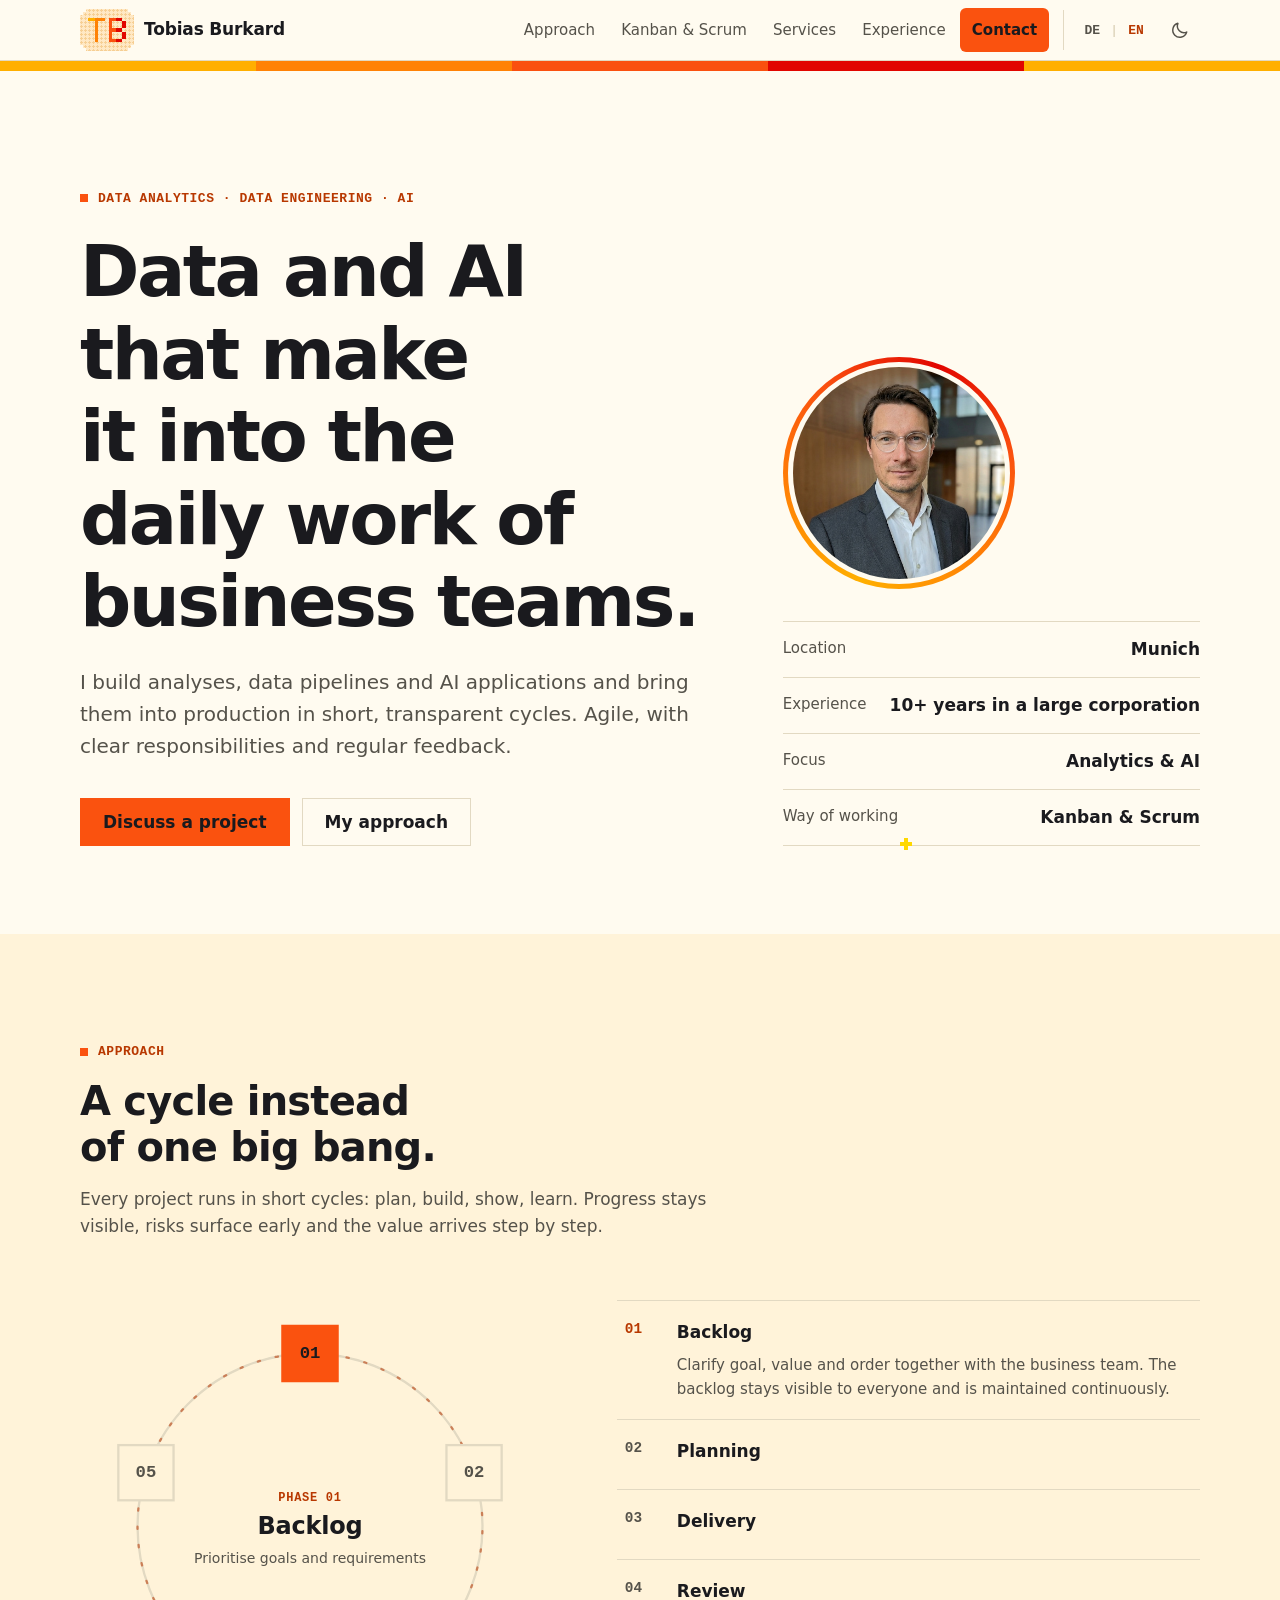
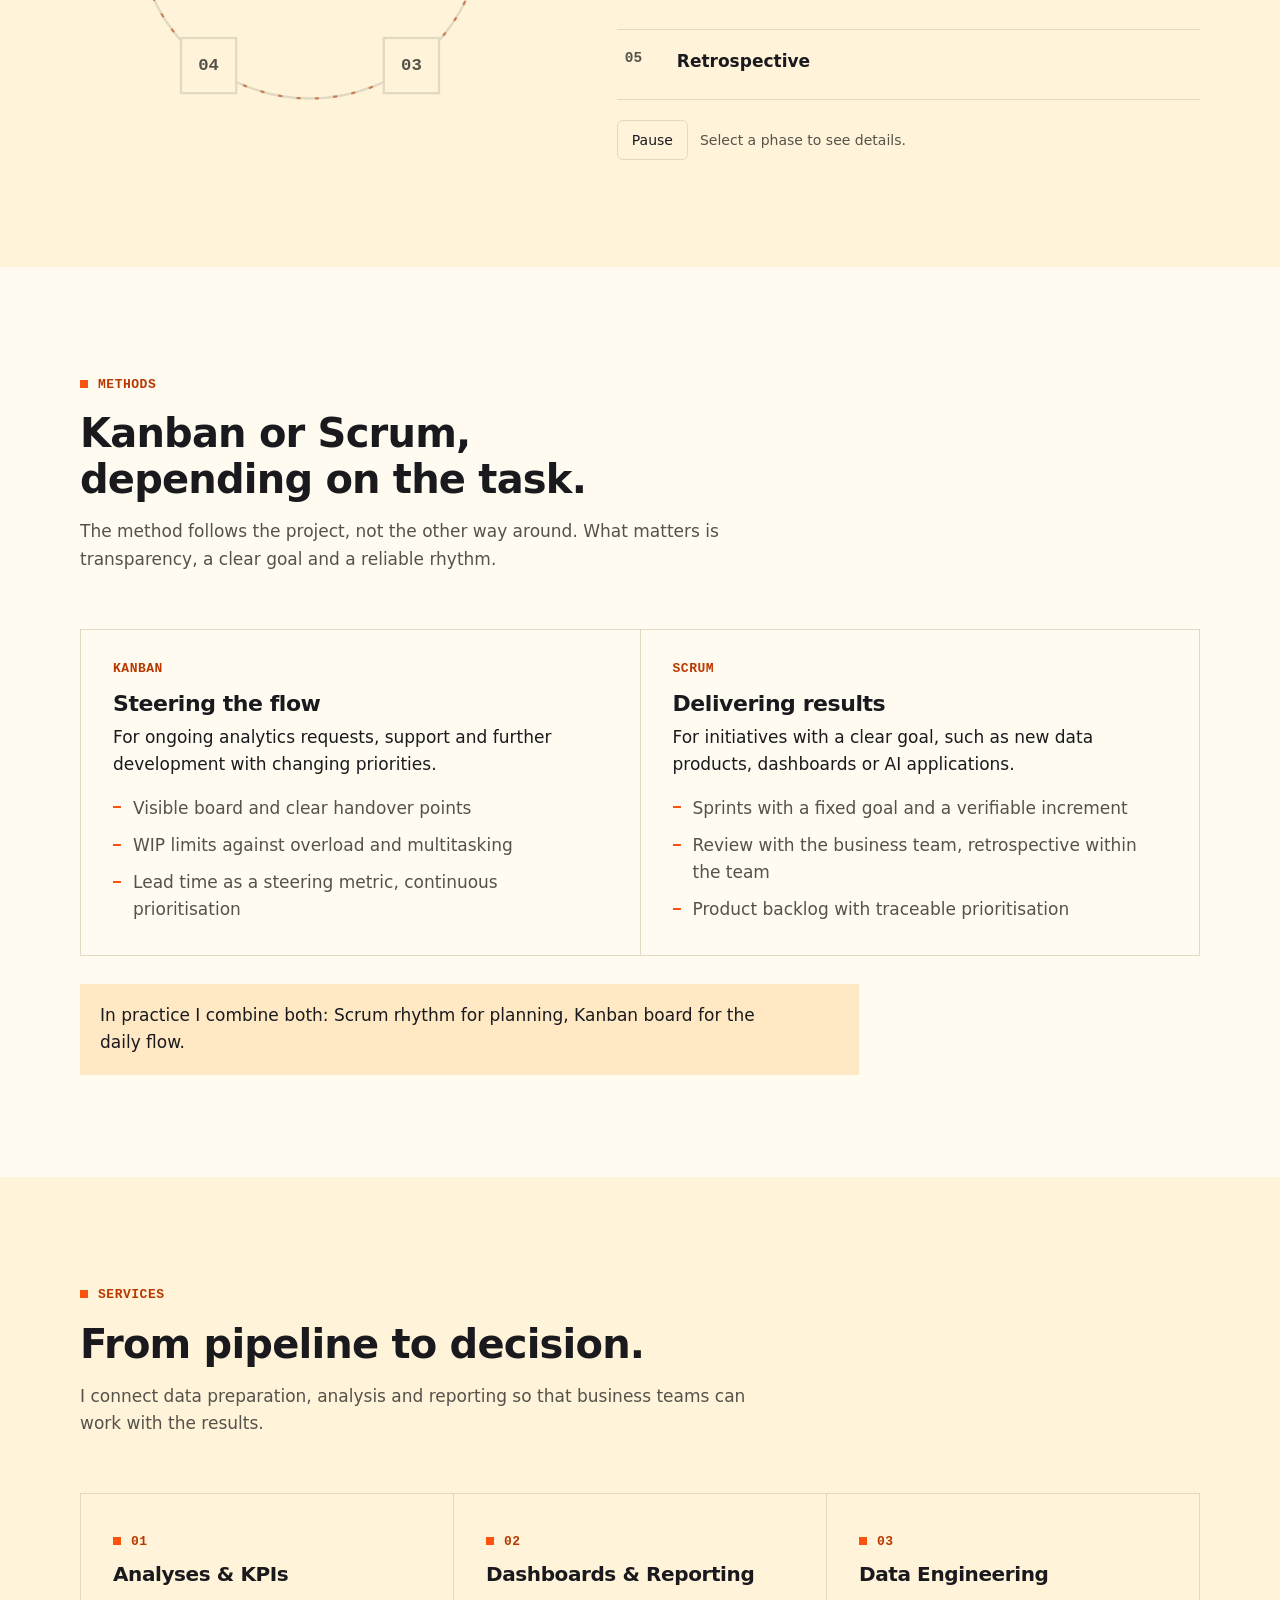
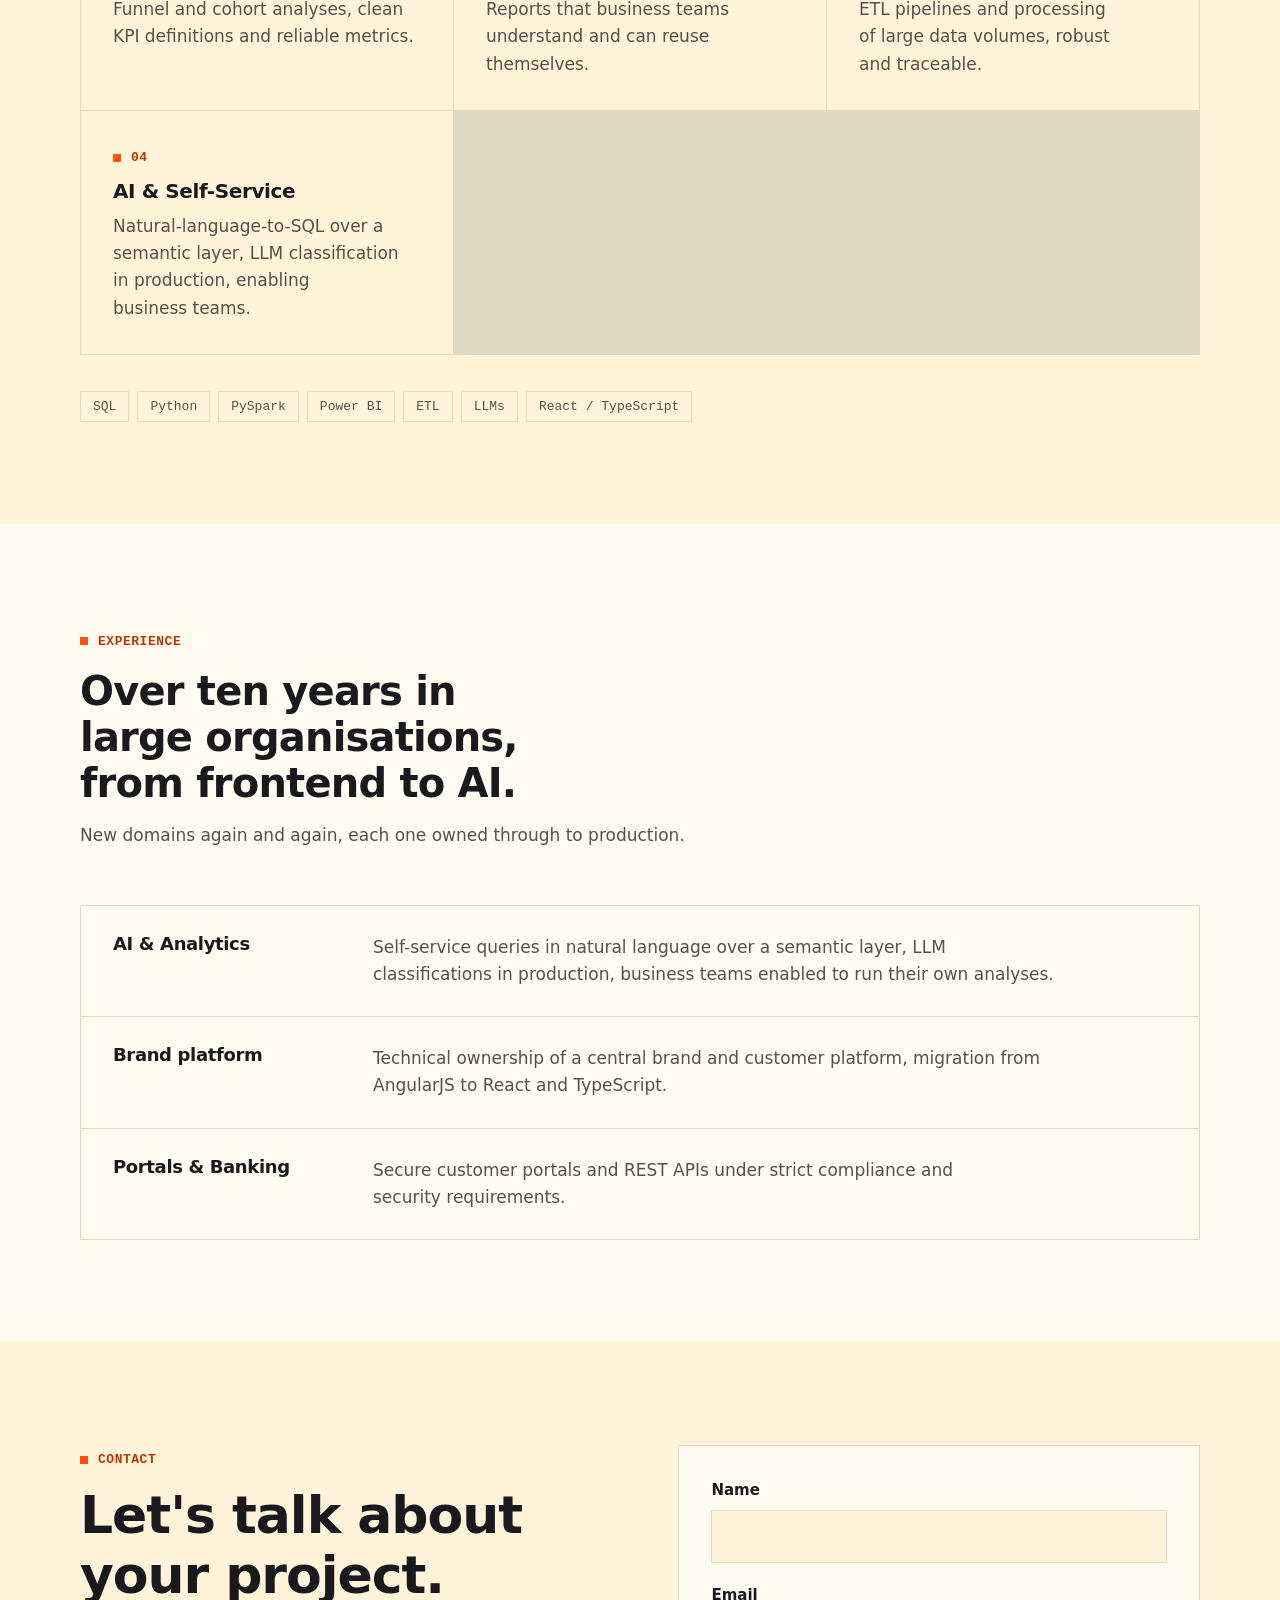
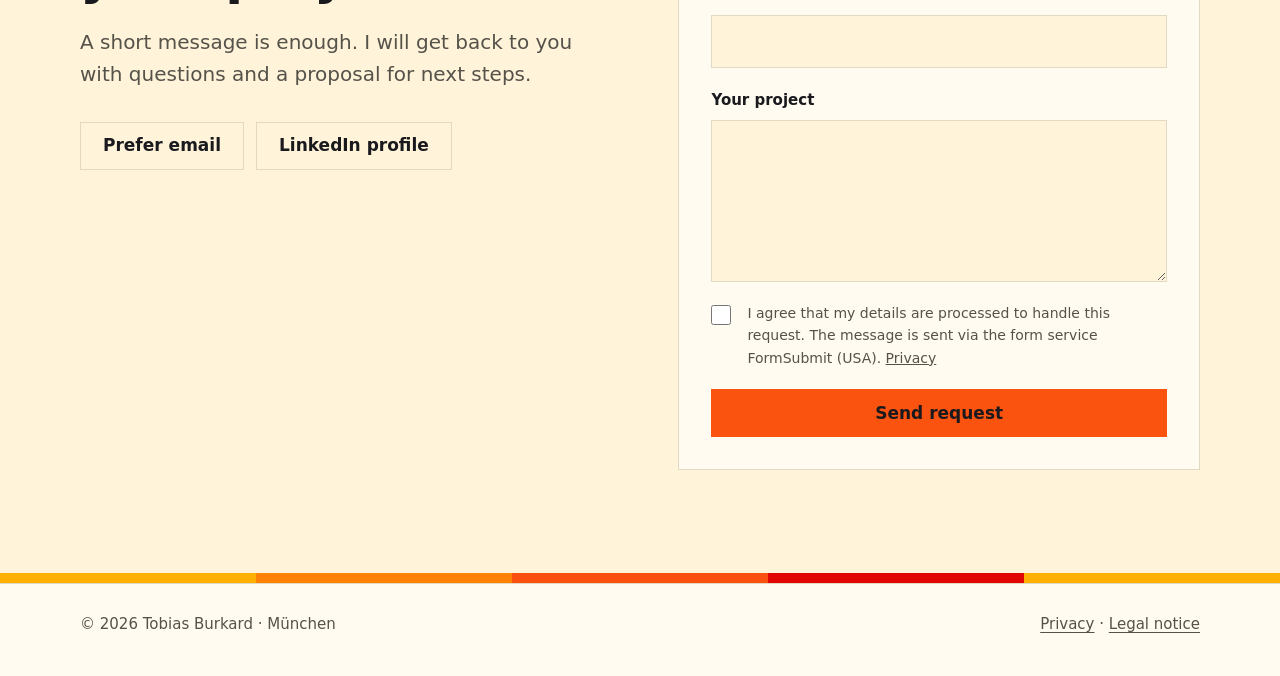
<file: index.html>
<!doctype html>
<html lang="de">
<head>
<meta charset="utf-8">
<meta name="viewport" content="width=device-width, initial-scale=1">
<title>Tobias Burkard · Data Analytics & KI</title>
<meta name="description" content="Tobias Burkard, München: Data Analytics, Data Engineering und KI-Anwendungen. Agile Projektarbeit mit Kanban und Scrum, transparent und in kurzen Zyklen.">
<meta name="color-scheme" content="light dark">
<link rel="icon" href="logo.svg" type="image/svg+xml">
<script>
/* Theme und Sprache vor dem ersten Rendern setzen, damit nichts flackert */
(function () {
  var d = document.documentElement;
  try {
    var t = localStorage.getItem("theme");
    if (t === "light" || t === "dark") d.setAttribute("data-theme", t);
    var l = localStorage.getItem("lang");
    if (l !== "de" && l !== "en") l = (navigator.languages && navigator.languages[0] || navigator.language || "de").toLowerCase().indexOf("de") === 0 ? "de" : "en";
    d.setAttribute("lang", l);
  } catch (e) {
    var n = (navigator.language || "de").toLowerCase();
    d.setAttribute("lang", n.indexOf("de") === 0 ? "de" : "en");
  }
})();
</script>
<style>
:root {
  --bg: #fffbf0;
  --bg-alt: #fff3d9;
  --ink: #1a1a1e;
  --muted: #55524a;
  --line: #e2d9c2;
  --accent: #fa520f;
  --accent-text: #b83800;
  --accent-ink: #1a1a1e;
  --accent-soft: #ffe8c4;
  --ease-out: cubic-bezier(0.23, 1, 0.32, 1);
  --radius: 0px;
  --font: Inter, "Segoe UI Variable Text", "Segoe UI", system-ui, -apple-system, "Helvetica Neue", Arial, sans-serif;
  --mono: ui-monospace, "Cascadia Code", "SF Mono", Consolas, monospace;
  color-scheme: light;
}
@media (prefers-color-scheme: dark) {
  :root:not([data-theme="light"]) {
    --bg: #101013;
    --bg-alt: #17171b;
    --ink: #fafaf4;
    --muted: #a9a9a2;
    --line: #2b2b31;
    --accent: #fa520f;
    --accent-text: #ff7d45;
    --accent-ink: #101013;
    --accent-soft: #261810;
    color-scheme: dark;
  }
}
:root[data-theme="dark"] {
  --bg: #101013;
  --bg-alt: #17171b;
  --ink: #fafaf4;
  --muted: #a9a9a2;
  --line: #2b2b31;
  --accent: #fa520f;
  --accent-text: #ff7d45;
  --accent-ink: #101013;
  --accent-soft: #261810;
  color-scheme: dark;
}
* { box-sizing: border-box; }
html { scroll-behavior: smooth; scroll-padding-top: 72px; }
body {
  margin: 0; background: var(--bg); color: var(--ink);
  font: 400 1.0625rem/1.6 var(--font); -webkit-font-smoothing: antialiased;
}
a { color: inherit; }
:focus-visible { outline: 2px solid var(--accent); outline-offset: 3px; border-radius: 4px; }
.wrap { width: min(1120px, 100% - 32px); margin-inline: auto; }
h1, h2, h3 { line-height: 1.15; margin: 0; text-wrap: balance; letter-spacing: -0.02em; }
p { margin: 0; text-wrap: pretty; }
.lead { font-size: 1.25rem; color: var(--muted); max-width: 60ch; }
.label { font: 600 0.8125rem/1 var(--mono); color: var(--accent-text); letter-spacing: 0.04em; display: inline-flex; align-items: center; gap: 10px; }
.label::before { content: ""; width: 8px; height: 8px; background: var(--accent); flex: none; }

/* header */
header {
  position: sticky; top: 0; z-index: 10;
  background: color-mix(in oklab, var(--bg) 92%, transparent);
  backdrop-filter: blur(8px); border-bottom: 1px solid var(--line);
}
header .wrap { display: flex; align-items: center; justify-content: space-between; height: 60px; gap: 12px; }
.brand { display: inline-flex; align-items: center; gap: 10px; font-weight: 650; text-decoration: none; letter-spacing: -0.01em; white-space: nowrap; }
.logo { width: 38px; height: 24px; overflow: visible; flex: none; }
.ltile { --lt: #ffe8c4; --ld: #f6cf94; display: inline-grid; place-items: center; width: 54px; height: 42px; flex: none;
  background: radial-gradient(circle at 1.5px 1.5px, var(--ld) 1px, transparent 1.3px) 0 0 / 4px 4px, var(--lt);
  clip-path: polygon(6px 0, calc(100% - 6px) 0, calc(100% - 6px) 3px, calc(100% - 3px) 3px, calc(100% - 3px) 6px, 100% 6px, 100% calc(100% - 6px), calc(100% - 3px) calc(100% - 6px), calc(100% - 3px) calc(100% - 3px), calc(100% - 6px) calc(100% - 3px), calc(100% - 6px) 100%, 6px 100%, 6px calc(100% - 3px), 3px calc(100% - 3px), 3px calc(100% - 6px), 0 calc(100% - 6px), 0 6px, 3px 6px, 3px 3px, 6px 3px); }
@media (prefers-color-scheme: dark) { :root:not([data-theme="light"]) .ltile { --lt: #fff3d9; --ld: #f3dcae; } }
:root[data-theme="dark"] .ltile { --lt: #fff3d9; --ld: #f3dcae; }
.hright { display: flex; align-items: center; gap: 8px; }
nav { display: flex; gap: 2px; }
nav a {
  text-decoration: none; color: var(--muted); font-size: 0.9375rem;
  padding: 10px 12px; border-radius: 6px; transition: color .15s, background-color .15s; white-space: nowrap;
}
nav a:hover { color: var(--ink); background: var(--bg-alt); }
@media (max-width: 760px) { nav a:not(.cta-nav) { display: none; } }
.cta-nav { color: var(--accent-ink); background: var(--accent); font-weight: 600; }
.cta-nav:hover { color: var(--accent-ink); background: var(--accent); filter: brightness(1.08); }

.tools { display: flex; align-items: center; gap: 6px; margin-left: 6px; padding-left: 10px; border-left: 1px solid var(--line); }
.lang { display: flex; align-items: center; font: 600 0.8125rem/1 var(--mono); }
.lang button {
  all: unset; box-sizing: border-box; cursor: pointer; min-width: 36px; min-height: 40px;
  display: grid; place-items: center; color: var(--muted); border-radius: 6px; transition: color .15s, background-color .15s;
}
.lang button:hover { color: var(--ink); background: var(--bg-alt); }
.lang button[aria-pressed="true"] { color: var(--accent-text); }
.lang button:focus-visible, .theme:focus-visible { outline: 2px solid var(--accent); outline-offset: 1px; }
.lang i { font-style: normal; color: var(--line); }
.theme {
  all: unset; box-sizing: border-box; cursor: pointer; width: 40px; height: 40px;
  display: grid; place-items: center; border-radius: 6px; color: var(--muted);
  transition: color .15s, background-color .15s, transform .15s var(--ease-out);
}
.theme:hover { color: var(--ink); background: var(--bg-alt); }
.theme:active { transform: scale(0.94); }
.theme svg { width: 20px; height: 20px; fill: none; stroke: currentColor; stroke-width: 1.8; stroke-linecap: round; stroke-linejoin: round; }
.theme .sun { display: none; }
:root[data-theme="dark"] .theme .sun { display: block; }
:root[data-theme="dark"] .theme .moon { display: none; }
@media (prefers-color-scheme: dark) {
  :root:not([data-theme="light"]) .theme .sun { display: block; }
  :root:not([data-theme="light"]) .theme .moon { display: none; }
}
@media (max-width: 420px) { .brand span { display: none; } .tools { border-left: 0; padding-left: 0; margin-left: 0; } }

/* pixel stripe */
.stripe { height: 10px; background: linear-gradient(90deg, #ffaf00 0 20%, #ff8205 20% 40%, #fa500f 40% 60%, #e10500 60% 80%, #ffaf00 80% 100%); }

/* buttons */
.btn {
  display: inline-flex; align-items: center; min-height: 48px; padding: 0 22px;
  border-radius: var(--radius); font-weight: 600; text-decoration: none;
  border: 1px solid var(--line); transition: transform .15s var(--ease-out), background-color .15s, border-color .15s;
}
.btn:active { transform: scale(0.97); }
.btn.primary { background: var(--accent); color: var(--accent-ink); border-color: var(--accent); }
.btn.primary:hover { filter: brightness(1.08); }
.btn.ghost:hover { border-color: var(--accent); }

/* hero */
.hero { padding: clamp(56px, 9vw, 112px) 0 clamp(48px, 7vw, 88px); overflow-x: clip; }
.hero .grid { display: grid; grid-template-columns: 1.5fr 1fr; gap: clamp(32px, 6vw, 88px); align-items: end; }
.hero h1 { font-size: clamp(2.4rem, 5.6vw, 4.5rem); font-weight: 600; letter-spacing: -0.035em; margin: 20px 0 24px; }
.hero .actions { display: flex; flex-wrap: wrap; gap: 12px; margin-top: 36px; }
.pwrap { position: relative; width: min(232px, 62%); margin-bottom: 32px; }
#stars { position: fixed; inset: 0; width: 100vw; height: 100vh; pointer-events: none; z-index: 5; image-rendering: pixelated; }
.pframe {
  position: relative; width: 100%; aspect-ratio: 1; padding: 5px; border-radius: 50%;
  background: conic-gradient(from 200deg, #ffaf00, #ff8205, #fa500f, #e10500, #fa500f, #ff8205, #ffaf00);
}
.portrait {
  display: block; width: 100%; height: 100%; object-fit: cover; object-position: 50% 30%;
  border-radius: 50%; border: 5px solid var(--bg); background: var(--bg-alt);
}
.facts { margin: 0; border-top: 1px solid var(--line); }
.facts div { display: flex; justify-content: space-between; gap: 16px; padding: 14px 0; border-bottom: 1px solid var(--line); }
.facts dt { color: var(--muted); font-size: 0.9375rem; }
.facts dd { margin: 0; font-weight: 600; text-align: right; }
@media (max-width: 860px) { .hero .grid { grid-template-columns: 1fr; } }

/* sections */
section { padding: clamp(56px, 8vw, 104px) 0; }
section.alt { background: var(--bg-alt); }
.head { max-width: 62ch; margin-bottom: clamp(32px, 5vw, 56px); }
.head h2 { font-size: clamp(1.75rem, 3.4vw, 2.5rem); margin: 14px 0 16px; font-weight: 600; }
.head p { color: var(--muted); }

/* cycle */
.cycle { display: grid; grid-template-columns: minmax(300px, 460px) 1fr; gap: clamp(32px, 6vw, 80px); align-items: center; }
@media (max-width: 860px) { .cycle { grid-template-columns: 1fr; } }
.ring-wrap { position: relative; width: 100%; max-width: 460px; margin-inline: auto; aspect-ratio: 1; }
.ring-wrap svg { width: 100%; height: 100%; overflow: visible; }
.track { fill: none; stroke: var(--line); stroke-width: 2; }
.flow { fill: none; stroke: var(--accent-text); stroke-width: 2; stroke-dasharray: 2 14; stroke-linecap: round; opacity: .55; animation: flow 3s linear infinite; }
@keyframes flow { to { stroke-dashoffset: -64; } }
.pointer { transform-origin: 200px 200px; transition: transform .9s var(--ease-out); }
.pointer rect { fill: var(--accent); }
.pointer .halo { fill: var(--accent); opacity: .22; animation: pulse 2.4s ease-out infinite; transform-box: fill-box; transform-origin: center; }
@keyframes pulse { 0% { transform: scale(.7); opacity: .35; } 100% { transform: scale(1.7); opacity: 0; } }
.node rect { fill: var(--bg-alt); stroke: var(--line); stroke-width: 2; transition: fill .3s, stroke .3s; }
.node text { font: 600 15px var(--mono); fill: var(--muted); text-anchor: middle; dominant-baseline: central; transition: fill .3s; }
.node.on rect { fill: var(--accent); stroke: var(--accent); }
.node.on text { fill: var(--accent-ink); }
.node { cursor: pointer; }
.center {
  position: absolute; inset: 22%; display: flex; flex-direction: column; align-items: center;
  justify-content: center; text-align: center; gap: 8px; pointer-events: none;
}
.center .k { font: 600 0.75rem/1 var(--mono); color: var(--accent-text); letter-spacing: .06em; }
.center .t { font-size: clamp(1.1rem, 2.6vw, 1.5rem); font-weight: 600; line-height: 1.2; letter-spacing: -0.01em; }
.center .s { font-size: 0.875rem; color: var(--muted); line-height: 1.4; }
.center > * { transition: opacity .25s var(--ease-out), transform .25s var(--ease-out); }
.center.swap > * { opacity: 0; transform: translateY(4px); }

.steps { list-style: none; margin: 0; padding: 0; border-top: 1px solid var(--line); }
.steps li { border-bottom: 1px solid var(--line); }
.steps button {
  all: unset; box-sizing: border-box; cursor: pointer; width: 100%;
  display: grid; grid-template-columns: 40px 1fr; gap: 6px 12px; padding: 18px 8px;
  transition: background-color .2s;
}
.steps button:hover { background: var(--bg); }
.steps button:focus-visible { outline: 2px solid var(--accent); outline-offset: -2px; }
.steps .n { font: 600 0.9rem/1.5 var(--mono); color: var(--muted); }
.steps .h { font-weight: 650; }
.steps .d { grid-column: 2; color: var(--muted); font-size: 0.9375rem; max-height: 0; overflow: hidden; opacity: 0; transition: max-height .4s var(--ease-out), opacity .3s; }
.steps li.on .n { color: var(--accent-text); }
.steps li.on .d { max-height: 120px; opacity: 1; }
.ctrl { margin-top: 20px; display: flex; align-items: center; gap: 12px; color: var(--muted); font-size: .875rem; }
.ctrl button {
  min-height: 40px; padding: 0 14px; border-radius: 6px; border: 1px solid var(--line);
  background: transparent; color: var(--ink); font: inherit; cursor: pointer;
}
.ctrl button:hover { border-color: var(--accent); }

/* method compare */
.two { display: grid; grid-template-columns: 1fr 1fr; gap: 1px; background: var(--line); border: 1px solid var(--line); }
.two > div { padding: 32px; background: var(--bg); }
.two h3 { font-size: 1.375rem; margin-bottom: 8px; }
.two .sub { color: var(--accent-text); font: 600 .8125rem/1 var(--mono); letter-spacing: .04em; margin-bottom: 16px; display: block; }
.two ul { margin: 16px 0 0; padding: 0; list-style: none; display: grid; gap: 10px; }
.two li { padding-left: 20px; position: relative; color: var(--muted); }
.two li::before { content: ""; position: absolute; left: 0; top: .7em; width: 8px; height: 2px; background: var(--accent); }
@media (max-width: 760px) {
  .two { grid-template-columns: 1fr; }
  .two > div { padding: 24px; }
}
.note { margin-top: 28px; padding: 18px 20px; background: var(--accent-soft); color: var(--ink); max-width: 72ch; }

/* services */
.services { display: grid; grid-template-columns: repeat(auto-fit, minmax(280px, 1fr)); gap: 1px; background: var(--line); border: 1px solid var(--line); }
.services > div { padding: 32px; background: var(--bg-alt); }
.services h3 { font-size: 1.25rem; margin: 10px 0 10px; }
.services p { color: var(--muted); }
.tags { display: flex; flex-wrap: wrap; gap: 8px; margin-top: 36px; }
.tags span { font: 500 .8125rem/1 var(--mono); padding: 8px 12px; border: 1px solid var(--line); color: var(--muted); }

/* experience */
.xp { border: 1px solid var(--line); }
.xp > div { display: grid; grid-template-columns: 220px 1fr; gap: 12px 40px; padding: 28px 32px; background: var(--bg); }
.xp > div + div { border-top: 1px solid var(--line); }
.xp h3 { font-size: 1.125rem; }
.xp p { color: var(--muted); max-width: 64ch; }
@media (max-width: 700px) { .xp > div { grid-template-columns: 1fr; } }

/* contact */
.contact { text-align: left; }
.cgrid { display: grid; grid-template-columns: 1fr 1fr; gap: clamp(32px, 6vw, 80px); align-items: start; }
@media (max-width: 860px) { .cgrid { grid-template-columns: 1fr; } }
.cform { display: grid; gap: 20px; padding: 32px; background: var(--bg); border: 1px solid var(--line); }
@media (max-width: 480px) { .cform { padding: 20px; } }
.field { display: grid; gap: 8px; }
.field label { font-weight: 600; font-size: .9375rem; }
.field input[type="text"], .field input[type="email"], .field textarea {
  width: 100%; font: inherit; color: var(--ink); background: var(--bg-alt);
  border: 1px solid var(--line); border-radius: var(--radius); padding: 12px 14px; min-height: 48px;
  transition: border-color .15s, background-color .15s;
}
.field textarea { resize: vertical; min-height: 140px; }
.field input:hover, .field textarea:hover { border-color: var(--muted); }
.field input:focus-visible, .field textarea:focus-visible { outline: 2px solid var(--accent); outline-offset: 1px; border-color: var(--accent); }
.field [aria-invalid="true"] { border-color: #e5484d; }
.err { color: #e5484d; font-size: .875rem; min-height: 0; }
.err:empty { display: none; }
:root:not([data-theme="dark"]) .err { color: #b4232a; }
@media (prefers-color-scheme: dark) { :root:not([data-theme="light"]) .err { color: #ff8a8e; } }
:root[data-theme="dark"] .err { color: #ff8a8e; }
.field.check { grid-template-columns: 24px 1fr; align-items: start; gap: 4px 12px; }
.field.check input { width: 20px; height: 20px; margin: 3px 0 0; accent-color: var(--accent); }
.field.check label { font-weight: 400; font-size: .875rem; color: var(--muted); }
.field.check .err { grid-column: 2; }
.hp { position: absolute; left: -9999px; width: 1px; height: 1px; opacity: 0; }
.cform .btn { justify-content: center; cursor: pointer; font: inherit; font-weight: 600; }
.cform .btn[disabled] { opacity: .6; cursor: progress; }
.status { font-size: .9375rem; color: var(--muted); }
.status:empty { display: none; }
.status.ok { color: var(--ink); border-left: 0; padding: 12px 14px; background: var(--accent-soft); }
.contact h2 { font-size: clamp(2rem, 4.4vw, 3.25rem); font-weight: 600; margin: 14px 0 20px; max-width: 18ch; }
.contact .actions { display: flex; flex-wrap: wrap; gap: 12px; margin-top: 32px; }
footer { border-top: 1px solid var(--line); padding: 28px 0 40px; color: var(--muted); font-size: .9375rem; }
footer .wrap { display: flex; flex-wrap: wrap; justify-content: space-between; gap: 12px; }
footer a { text-underline-offset: 3px; }

/* scroll reveal */
.rv { opacity: 0; transform: translateY(12px); transition: opacity .6s var(--ease-out), transform .6s var(--ease-out); }
.rv.in { opacity: 1; transform: none; }

/* pixel cursor (only for mouse and trackpad) */
@media (pointer: fine) {
  html, body { cursor: url("data:image/svg+xml,%3Csvg%20xmlns%3D%22http%3A%2F%2Fwww.w3.org%2F2000%2Fsvg%22%20width%3D%2216%22%20height%3D%2226%22%20viewBox%3D%220%200%208%2013%22%20shape-rendering%3D%22crispEdges%22%3E%3Crect%20x%3D%220%22%20y%3D%220%22%20width%3D%221%22%20height%3D%221%22%20fill%3D%22%23101013%22%2F%3E%3Crect%20x%3D%220%22%20y%3D%221%22%20width%3D%221%22%20height%3D%221%22%20fill%3D%22%23101013%22%2F%3E%3Crect%20x%3D%221%22%20y%3D%221%22%20width%3D%221%22%20height%3D%221%22%20fill%3D%22%23101013%22%2F%3E%3Crect%20x%3D%220%22%20y%3D%222%22%20width%3D%221%22%20height%3D%221%22%20fill%3D%22%23101013%22%2F%3E%3Crect%20x%3D%221%22%20y%3D%222%22%20width%3D%221%22%20height%3D%221%22%20fill%3D%22%23ff8205%22%2F%3E%3Crect%20x%3D%222%22%20y%3D%222%22%20width%3D%221%22%20height%3D%221%22%20fill%3D%22%23101013%22%2F%3E%3Crect%20x%3D%220%22%20y%3D%223%22%20width%3D%221%22%20height%3D%221%22%20fill%3D%22%23101013%22%2F%3E%3Crect%20x%3D%221%22%20y%3D%223%22%20width%3D%221%22%20height%3D%221%22%20fill%3D%22%23ff8205%22%2F%3E%3Crect%20x%3D%222%22%20y%3D%223%22%20width%3D%221%22%20height%3D%221%22%20fill%3D%22%23ff8205%22%2F%3E%3Crect%20x%3D%223%22%20y%3D%223%22%20width%3D%221%22%20height%3D%221%22%20fill%3D%22%23101013%22%2F%3E%3Crect%20x%3D%220%22%20y%3D%224%22%20width%3D%221%22%20height%3D%221%22%20fill%3D%22%23101013%22%2F%3E%3Crect%20x%3D%221%22%20y%3D%224%22%20width%3D%221%22%20height%3D%221%22%20fill%3D%22%23ff8205%22%2F%3E%3Crect%20x%3D%222%22%20y%3D%224%22%20width%3D%221%22%20height%3D%221%22%20fill%3D%22%23ff8205%22%2F%3E%3Crect%20x%3D%223%22%20y%3D%224%22%20width%3D%221%22%20height%3D%221%22%20fill%3D%22%23ff8205%22%2F%3E%3Crect%20x%3D%224%22%20y%3D%224%22%20width%3D%221%22%20height%3D%221%22%20fill%3D%22%23101013%22%2F%3E%3Crect%20x%3D%220%22%20y%3D%225%22%20width%3D%221%22%20height%3D%221%22%20fill%3D%22%23101013%22%2F%3E%3Crect%20x%3D%221%22%20y%3D%225%22%20width%3D%221%22%20height%3D%221%22%20fill%3D%22%23ff8205%22%2F%3E%3Crect%20x%3D%222%22%20y%3D%225%22%20width%3D%221%22%20height%3D%221%22%20fill%3D%22%23ff8205%22%2F%3E%3Crect%20x%3D%223%22%20y%3D%225%22%20width%3D%221%22%20height%3D%221%22%20fill%3D%22%23ff8205%22%2F%3E%3Crect%20x%3D%224%22%20y%3D%225%22%20width%3D%221%22%20height%3D%221%22%20fill%3D%22%23ff8205%22%2F%3E%3Crect%20x%3D%225%22%20y%3D%225%22%20width%3D%221%22%20height%3D%221%22%20fill%3D%22%23101013%22%2F%3E%3Crect%20x%3D%220%22%20y%3D%226%22%20width%3D%221%22%20height%3D%221%22%20fill%3D%22%23101013%22%2F%3E%3Crect%20x%3D%221%22%20y%3D%226%22%20width%3D%221%22%20height%3D%221%22%20fill%3D%22%23ff8205%22%2F%3E%3Crect%20x%3D%222%22%20y%3D%226%22%20width%3D%221%22%20height%3D%221%22%20fill%3D%22%23ff8205%22%2F%3E%3Crect%20x%3D%223%22%20y%3D%226%22%20width%3D%221%22%20height%3D%221%22%20fill%3D%22%23ff8205%22%2F%3E%3Crect%20x%3D%224%22%20y%3D%226%22%20width%3D%221%22%20height%3D%221%22%20fill%3D%22%23ff8205%22%2F%3E%3Crect%20x%3D%225%22%20y%3D%226%22%20width%3D%221%22%20height%3D%221%22%20fill%3D%22%23ff8205%22%2F%3E%3Crect%20x%3D%226%22%20y%3D%226%22%20width%3D%221%22%20height%3D%221%22%20fill%3D%22%23101013%22%2F%3E%3Crect%20x%3D%220%22%20y%3D%227%22%20width%3D%221%22%20height%3D%221%22%20fill%3D%22%23101013%22%2F%3E%3Crect%20x%3D%221%22%20y%3D%227%22%20width%3D%221%22%20height%3D%221%22%20fill%3D%22%23ff8205%22%2F%3E%3Crect%20x%3D%222%22%20y%3D%227%22%20width%3D%221%22%20height%3D%221%22%20fill%3D%22%23ff8205%22%2F%3E%3Crect%20x%3D%223%22%20y%3D%227%22%20width%3D%221%22%20height%3D%221%22%20fill%3D%22%23ff8205%22%2F%3E%3Crect%20x%3D%224%22%20y%3D%227%22%20width%3D%221%22%20height%3D%221%22%20fill%3D%22%23ff8205%22%2F%3E%3Crect%20x%3D%225%22%20y%3D%227%22%20width%3D%221%22%20height%3D%221%22%20fill%3D%22%23ff8205%22%2F%3E%3Crect%20x%3D%226%22%20y%3D%227%22%20width%3D%221%22%20height%3D%221%22%20fill%3D%22%23ff8205%22%2F%3E%3Crect%20x%3D%227%22%20y%3D%227%22%20width%3D%221%22%20height%3D%221%22%20fill%3D%22%23101013%22%2F%3E%3Crect%20x%3D%220%22%20y%3D%228%22%20width%3D%221%22%20height%3D%221%22%20fill%3D%22%23101013%22%2F%3E%3Crect%20x%3D%221%22%20y%3D%228%22%20width%3D%221%22%20height%3D%221%22%20fill%3D%22%23ff8205%22%2F%3E%3Crect%20x%3D%222%22%20y%3D%228%22%20width%3D%221%22%20height%3D%221%22%20fill%3D%22%23ff8205%22%2F%3E%3Crect%20x%3D%223%22%20y%3D%228%22%20width%3D%221%22%20height%3D%221%22%20fill%3D%22%23ff8205%22%2F%3E%3Crect%20x%3D%224%22%20y%3D%228%22%20width%3D%221%22%20height%3D%221%22%20fill%3D%22%23101013%22%2F%3E%3Crect%20x%3D%225%22%20y%3D%228%22%20width%3D%221%22%20height%3D%221%22%20fill%3D%22%23101013%22%2F%3E%3Crect%20x%3D%226%22%20y%3D%228%22%20width%3D%221%22%20height%3D%221%22%20fill%3D%22%23101013%22%2F%3E%3Crect%20x%3D%227%22%20y%3D%228%22%20width%3D%221%22%20height%3D%221%22%20fill%3D%22%23101013%22%2F%3E%3Crect%20x%3D%220%22%20y%3D%229%22%20width%3D%221%22%20height%3D%221%22%20fill%3D%22%23101013%22%2F%3E%3Crect%20x%3D%221%22%20y%3D%229%22%20width%3D%221%22%20height%3D%221%22%20fill%3D%22%23ff8205%22%2F%3E%3Crect%20x%3D%222%22%20y%3D%229%22%20width%3D%221%22%20height%3D%221%22%20fill%3D%22%23101013%22%2F%3E%3Crect%20x%3D%223%22%20y%3D%229%22%20width%3D%221%22%20height%3D%221%22%20fill%3D%22%23ff8205%22%2F%3E%3Crect%20x%3D%224%22%20y%3D%229%22%20width%3D%221%22%20height%3D%221%22%20fill%3D%22%23ff8205%22%2F%3E%3Crect%20x%3D%225%22%20y%3D%229%22%20width%3D%221%22%20height%3D%221%22%20fill%3D%22%23101013%22%2F%3E%3Crect%20x%3D%220%22%20y%3D%2210%22%20width%3D%221%22%20height%3D%221%22%20fill%3D%22%23101013%22%2F%3E%3Crect%20x%3D%221%22%20y%3D%2210%22%20width%3D%221%22%20height%3D%221%22%20fill%3D%22%23101013%22%2F%3E%3Crect%20x%3D%223%22%20y%3D%2210%22%20width%3D%221%22%20height%3D%221%22%20fill%3D%22%23101013%22%2F%3E%3Crect%20x%3D%224%22%20y%3D%2210%22%20width%3D%221%22%20height%3D%221%22%20fill%3D%22%23ff8205%22%2F%3E%3Crect%20x%3D%225%22%20y%3D%2210%22%20width%3D%221%22%20height%3D%221%22%20fill%3D%22%23ff8205%22%2F%3E%3Crect%20x%3D%226%22%20y%3D%2210%22%20width%3D%221%22%20height%3D%221%22%20fill%3D%22%23101013%22%2F%3E%3Crect%20x%3D%220%22%20y%3D%2211%22%20width%3D%221%22%20height%3D%221%22%20fill%3D%22%23101013%22%2F%3E%3Crect%20x%3D%223%22%20y%3D%2211%22%20width%3D%221%22%20height%3D%221%22%20fill%3D%22%23101013%22%2F%3E%3Crect%20x%3D%224%22%20y%3D%2211%22%20width%3D%221%22%20height%3D%221%22%20fill%3D%22%23ff8205%22%2F%3E%3Crect%20x%3D%225%22%20y%3D%2211%22%20width%3D%221%22%20height%3D%221%22%20fill%3D%22%23ff8205%22%2F%3E%3Crect%20x%3D%226%22%20y%3D%2211%22%20width%3D%221%22%20height%3D%221%22%20fill%3D%22%23101013%22%2F%3E%3Crect%20x%3D%224%22%20y%3D%2212%22%20width%3D%221%22%20height%3D%221%22%20fill%3D%22%23101013%22%2F%3E%3Crect%20x%3D%225%22%20y%3D%2212%22%20width%3D%221%22%20height%3D%221%22%20fill%3D%22%23101013%22%2F%3E%3C%2Fsvg%3E") 0 0, auto; }
  a, button, label, summary, .node, .steps button, .lang button, .theme, .ctrl button, input[type="checkbox"] { cursor: url("data:image/svg+xml,%3Csvg%20xmlns%3D%22http%3A%2F%2Fwww.w3.org%2F2000%2Fsvg%22%20width%3D%2216%22%20height%3D%2226%22%20viewBox%3D%220%200%208%2013%22%20shape-rendering%3D%22crispEdges%22%3E%3Crect%20x%3D%220%22%20y%3D%220%22%20width%3D%221%22%20height%3D%221%22%20fill%3D%22%23101013%22%2F%3E%3Crect%20x%3D%220%22%20y%3D%221%22%20width%3D%221%22%20height%3D%221%22%20fill%3D%22%23101013%22%2F%3E%3Crect%20x%3D%221%22%20y%3D%221%22%20width%3D%221%22%20height%3D%221%22%20fill%3D%22%23101013%22%2F%3E%3Crect%20x%3D%220%22%20y%3D%222%22%20width%3D%221%22%20height%3D%221%22%20fill%3D%22%23101013%22%2F%3E%3Crect%20x%3D%221%22%20y%3D%222%22%20width%3D%221%22%20height%3D%221%22%20fill%3D%22%23ffd800%22%2F%3E%3Crect%20x%3D%222%22%20y%3D%222%22%20width%3D%221%22%20height%3D%221%22%20fill%3D%22%23101013%22%2F%3E%3Crect%20x%3D%220%22%20y%3D%223%22%20width%3D%221%22%20height%3D%221%22%20fill%3D%22%23101013%22%2F%3E%3Crect%20x%3D%221%22%20y%3D%223%22%20width%3D%221%22%20height%3D%221%22%20fill%3D%22%23ffd800%22%2F%3E%3Crect%20x%3D%222%22%20y%3D%223%22%20width%3D%221%22%20height%3D%221%22%20fill%3D%22%23ffd800%22%2F%3E%3Crect%20x%3D%223%22%20y%3D%223%22%20width%3D%221%22%20height%3D%221%22%20fill%3D%22%23101013%22%2F%3E%3Crect%20x%3D%220%22%20y%3D%224%22%20width%3D%221%22%20height%3D%221%22%20fill%3D%22%23101013%22%2F%3E%3Crect%20x%3D%221%22%20y%3D%224%22%20width%3D%221%22%20height%3D%221%22%20fill%3D%22%23ffd800%22%2F%3E%3Crect%20x%3D%222%22%20y%3D%224%22%20width%3D%221%22%20height%3D%221%22%20fill%3D%22%23ffd800%22%2F%3E%3Crect%20x%3D%223%22%20y%3D%224%22%20width%3D%221%22%20height%3D%221%22%20fill%3D%22%23ffd800%22%2F%3E%3Crect%20x%3D%224%22%20y%3D%224%22%20width%3D%221%22%20height%3D%221%22%20fill%3D%22%23101013%22%2F%3E%3Crect%20x%3D%220%22%20y%3D%225%22%20width%3D%221%22%20height%3D%221%22%20fill%3D%22%23101013%22%2F%3E%3Crect%20x%3D%221%22%20y%3D%225%22%20width%3D%221%22%20height%3D%221%22%20fill%3D%22%23ffd800%22%2F%3E%3Crect%20x%3D%222%22%20y%3D%225%22%20width%3D%221%22%20height%3D%221%22%20fill%3D%22%23ffd800%22%2F%3E%3Crect%20x%3D%223%22%20y%3D%225%22%20width%3D%221%22%20height%3D%221%22%20fill%3D%22%23ffd800%22%2F%3E%3Crect%20x%3D%224%22%20y%3D%225%22%20width%3D%221%22%20height%3D%221%22%20fill%3D%22%23ffd800%22%2F%3E%3Crect%20x%3D%225%22%20y%3D%225%22%20width%3D%221%22%20height%3D%221%22%20fill%3D%22%23101013%22%2F%3E%3Crect%20x%3D%220%22%20y%3D%226%22%20width%3D%221%22%20height%3D%221%22%20fill%3D%22%23101013%22%2F%3E%3Crect%20x%3D%221%22%20y%3D%226%22%20width%3D%221%22%20height%3D%221%22%20fill%3D%22%23ffd800%22%2F%3E%3Crect%20x%3D%222%22%20y%3D%226%22%20width%3D%221%22%20height%3D%221%22%20fill%3D%22%23ffd800%22%2F%3E%3Crect%20x%3D%223%22%20y%3D%226%22%20width%3D%221%22%20height%3D%221%22%20fill%3D%22%23ffd800%22%2F%3E%3Crect%20x%3D%224%22%20y%3D%226%22%20width%3D%221%22%20height%3D%221%22%20fill%3D%22%23ffd800%22%2F%3E%3Crect%20x%3D%225%22%20y%3D%226%22%20width%3D%221%22%20height%3D%221%22%20fill%3D%22%23ffd800%22%2F%3E%3Crect%20x%3D%226%22%20y%3D%226%22%20width%3D%221%22%20height%3D%221%22%20fill%3D%22%23101013%22%2F%3E%3Crect%20x%3D%220%22%20y%3D%227%22%20width%3D%221%22%20height%3D%221%22%20fill%3D%22%23101013%22%2F%3E%3Crect%20x%3D%221%22%20y%3D%227%22%20width%3D%221%22%20height%3D%221%22%20fill%3D%22%23ffd800%22%2F%3E%3Crect%20x%3D%222%22%20y%3D%227%22%20width%3D%221%22%20height%3D%221%22%20fill%3D%22%23ffd800%22%2F%3E%3Crect%20x%3D%223%22%20y%3D%227%22%20width%3D%221%22%20height%3D%221%22%20fill%3D%22%23ffd800%22%2F%3E%3Crect%20x%3D%224%22%20y%3D%227%22%20width%3D%221%22%20height%3D%221%22%20fill%3D%22%23ffd800%22%2F%3E%3Crect%20x%3D%225%22%20y%3D%227%22%20width%3D%221%22%20height%3D%221%22%20fill%3D%22%23ffd800%22%2F%3E%3Crect%20x%3D%226%22%20y%3D%227%22%20width%3D%221%22%20height%3D%221%22%20fill%3D%22%23ffd800%22%2F%3E%3Crect%20x%3D%227%22%20y%3D%227%22%20width%3D%221%22%20height%3D%221%22%20fill%3D%22%23101013%22%2F%3E%3Crect%20x%3D%220%22%20y%3D%228%22%20width%3D%221%22%20height%3D%221%22%20fill%3D%22%23101013%22%2F%3E%3Crect%20x%3D%221%22%20y%3D%228%22%20width%3D%221%22%20height%3D%221%22%20fill%3D%22%23ffd800%22%2F%3E%3Crect%20x%3D%222%22%20y%3D%228%22%20width%3D%221%22%20height%3D%221%22%20fill%3D%22%23ffd800%22%2F%3E%3Crect%20x%3D%223%22%20y%3D%228%22%20width%3D%221%22%20height%3D%221%22%20fill%3D%22%23ffd800%22%2F%3E%3Crect%20x%3D%224%22%20y%3D%228%22%20width%3D%221%22%20height%3D%221%22%20fill%3D%22%23101013%22%2F%3E%3Crect%20x%3D%225%22%20y%3D%228%22%20width%3D%221%22%20height%3D%221%22%20fill%3D%22%23101013%22%2F%3E%3Crect%20x%3D%226%22%20y%3D%228%22%20width%3D%221%22%20height%3D%221%22%20fill%3D%22%23101013%22%2F%3E%3Crect%20x%3D%227%22%20y%3D%228%22%20width%3D%221%22%20height%3D%221%22%20fill%3D%22%23101013%22%2F%3E%3Crect%20x%3D%220%22%20y%3D%229%22%20width%3D%221%22%20height%3D%221%22%20fill%3D%22%23101013%22%2F%3E%3Crect%20x%3D%221%22%20y%3D%229%22%20width%3D%221%22%20height%3D%221%22%20fill%3D%22%23ffd800%22%2F%3E%3Crect%20x%3D%222%22%20y%3D%229%22%20width%3D%221%22%20height%3D%221%22%20fill%3D%22%23101013%22%2F%3E%3Crect%20x%3D%223%22%20y%3D%229%22%20width%3D%221%22%20height%3D%221%22%20fill%3D%22%23ffd800%22%2F%3E%3Crect%20x%3D%224%22%20y%3D%229%22%20width%3D%221%22%20height%3D%221%22%20fill%3D%22%23ffd800%22%2F%3E%3Crect%20x%3D%225%22%20y%3D%229%22%20width%3D%221%22%20height%3D%221%22%20fill%3D%22%23101013%22%2F%3E%3Crect%20x%3D%220%22%20y%3D%2210%22%20width%3D%221%22%20height%3D%221%22%20fill%3D%22%23101013%22%2F%3E%3Crect%20x%3D%221%22%20y%3D%2210%22%20width%3D%221%22%20height%3D%221%22%20fill%3D%22%23101013%22%2F%3E%3Crect%20x%3D%223%22%20y%3D%2210%22%20width%3D%221%22%20height%3D%221%22%20fill%3D%22%23101013%22%2F%3E%3Crect%20x%3D%224%22%20y%3D%2210%22%20width%3D%221%22%20height%3D%221%22%20fill%3D%22%23ffd800%22%2F%3E%3Crect%20x%3D%225%22%20y%3D%2210%22%20width%3D%221%22%20height%3D%221%22%20fill%3D%22%23ffd800%22%2F%3E%3Crect%20x%3D%226%22%20y%3D%2210%22%20width%3D%221%22%20height%3D%221%22%20fill%3D%22%23101013%22%2F%3E%3Crect%20x%3D%220%22%20y%3D%2211%22%20width%3D%221%22%20height%3D%221%22%20fill%3D%22%23101013%22%2F%3E%3Crect%20x%3D%223%22%20y%3D%2211%22%20width%3D%221%22%20height%3D%221%22%20fill%3D%22%23101013%22%2F%3E%3Crect%20x%3D%224%22%20y%3D%2211%22%20width%3D%221%22%20height%3D%221%22%20fill%3D%22%23ffd800%22%2F%3E%3Crect%20x%3D%225%22%20y%3D%2211%22%20width%3D%221%22%20height%3D%221%22%20fill%3D%22%23ffd800%22%2F%3E%3Crect%20x%3D%226%22%20y%3D%2211%22%20width%3D%221%22%20height%3D%221%22%20fill%3D%22%23101013%22%2F%3E%3Crect%20x%3D%224%22%20y%3D%2212%22%20width%3D%221%22%20height%3D%221%22%20fill%3D%22%23101013%22%2F%3E%3Crect%20x%3D%225%22%20y%3D%2212%22%20width%3D%221%22%20height%3D%221%22%20fill%3D%22%23101013%22%2F%3E%3C%2Fsvg%3E") 0 0, pointer; }
  input[type="text"], input[type="email"], textarea { cursor: text; }
}
#trail { position: fixed; inset: 0; width: 100vw; height: 100vh; pointer-events: none; z-index: 6; image-rendering: pixelated; }

@media (prefers-reduced-motion: reduce) {
  html { scroll-behavior: auto; }
  .flow, .pointer .halo { animation: none; }
  .pointer { transition: none; }
  .rv { opacity: 1; transform: none; transition: none; }
  .center > *, .steps .d { transition: none; }
}
</style>
</head>
<body>

<canvas id="stars" aria-hidden="true"></canvas>
<canvas id="trail" aria-hidden="true"></canvas>
<header>
  <div class="wrap">
    <a class="brand" href="#top" data-i-aria="brand_aria" aria-label="Tobias Burkard, zur Startseite">
      <span class="ltile"><svg class="logo" viewBox="0 0 66 42" aria-hidden="true"><g shape-rendering="crispEdges"><rect x="0" y="0" width="6" height="6" fill="#FFAF00"/><rect x="6" y="0" width="6" height="6" fill="#FFAF00"/><rect x="12" y="0" width="6" height="6" fill="#FF8205"/><rect x="18" y="0" width="6" height="6" fill="#FF8205"/><rect x="24" y="0" width="6" height="6" fill="#FF8205"/><rect x="36" y="0" width="6" height="6" fill="#FA500F"/><rect x="42" y="0" width="6" height="6" fill="#FA500F"/><rect x="48" y="0" width="6" height="6" fill="#E10500"/><rect x="54" y="0" width="6" height="6" fill="#E10500"/><rect x="12" y="6" width="6" height="6" fill="#FF8205"/><rect x="36" y="6" width="6" height="6" fill="#FA500F"/><rect x="60" y="6" width="6" height="6" fill="#E10500"/><rect x="12" y="12" width="6" height="6" fill="#FF8205"/><rect x="36" y="12" width="6" height="6" fill="#FA500F"/><rect x="60" y="12" width="6" height="6" fill="#E10500"/><rect x="12" y="18" width="6" height="6" fill="#FF8205"/><rect x="36" y="18" width="6" height="6" fill="#FA500F"/><rect x="42" y="18" width="6" height="6" fill="#FA500F"/><rect x="48" y="18" width="6" height="6" fill="#E10500"/><rect x="54" y="18" width="6" height="6" fill="#E10500"/><rect x="12" y="24" width="6" height="6" fill="#FF8205"/><rect x="36" y="24" width="6" height="6" fill="#FA500F"/><rect x="60" y="24" width="6" height="6" fill="#E10500"/><rect x="12" y="30" width="6" height="6" fill="#FF8205"/><rect x="36" y="30" width="6" height="6" fill="#FA500F"/><rect x="60" y="30" width="6" height="6" fill="#E10500"/><rect x="12" y="36" width="6" height="6" fill="#FF8205"/><rect x="36" y="36" width="6" height="6" fill="#FA500F"/><rect x="42" y="36" width="6" height="6" fill="#FA500F"/><rect x="48" y="36" width="6" height="6" fill="#E10500"/><rect x="54" y="36" width="6" height="6" fill="#E10500"/></g></svg></span>
      <span>Tobias Burkard</span>
    </a>
    <div class="hright">
      <nav aria-label="Hauptnavigation" data-i-aria="nav_aria">
        <a href="#vorgehen" data-i="n_proc">Vorgehen</a>
        <a href="#methoden" data-i="n_meth">Kanban &amp; Scrum</a>
        <a href="#leistungen" data-i="n_serv">Leistungen</a>
        <a href="#erfahrung" data-i="n_exp">Erfahrung</a>
        <a class="cta-nav" href="#kontakt" data-i="n_contact">Kontakt</a>
      </nav>
      <div class="tools">
        <div class="lang" role="group" aria-label="Sprache" data-i-aria="lang_aria">
          <button type="button" data-lang="de" aria-pressed="true" lang="de">DE</button>
          <i aria-hidden="true">|</i>
          <button type="button" data-lang="en" aria-pressed="false" lang="en">EN</button>
        </div>
        <button type="button" class="theme" id="theme" aria-label="Dunkelmodus umschalten" data-i-aria="theme_aria">
          <svg class="moon" viewBox="0 0 24 24" aria-hidden="true"><path d="M20 14.5A8 8 0 0 1 9.5 4 8.5 8.5 0 1 0 20 14.5z"/></svg>
          <svg class="sun" viewBox="0 0 24 24" aria-hidden="true"><circle cx="12" cy="12" r="4"/><path d="M12 2.5v2.2M12 19.3v2.2M2.5 12h2.2M19.3 12h2.2M5.3 5.3l1.6 1.6M17.1 17.1l1.6 1.6M18.7 5.3l-1.6 1.6M6.9 17.1l-1.6 1.6"/></svg>
        </button>
      </div>
    </div>
  </div>
</header>
<div class="stripe" aria-hidden="true"></div>

<main id="top">
  <div class="hero">
    <div class="wrap grid">
      <div>
        <span class="label" data-i="hero_label">DATA ANALYTICS · DATA ENGINEERING · KI</span>
        <h1 data-i="hero_h1">Daten und KI, die im Alltag der Fachbereiche ankommen.</h1>
        <p class="lead" data-i="hero_lead">Ich baue Analysen, Datenpipelines und KI-Anwendungen und führe sie in kurzen, transparenten Zyklen in den Betrieb. Agil, mit klaren Zuständigkeiten und regelmäßigem Feedback.</p>
        <div class="actions">
          <a class="btn primary" href="#kontakt" data-i="hero_cta1">Projekt besprechen</a>
          <a class="btn ghost" href="#vorgehen" data-i="hero_cta2">Mein Vorgehen</a>
        </div>
      </div>
      <div class="side">
        <div class="pwrap">
          <div class="pframe"><img class="portrait" src="profil.jpg" width="387" height="387" alt="Porträt von Tobias Burkard" data-i-alt="portrait_alt" fetchpriority="high"></div>
        </div>
        <dl class="facts">
          <div><dt data-i="f1">Standort</dt><dd data-i="f1v">München</dd></div>
          <div><dt data-i="f2">Erfahrung</dt><dd data-i="f2v">10+ Jahre Konzernumfeld</dd></div>
          <div><dt data-i="f3">Schwerpunkt</dt><dd data-i="f3v">Analytics &amp; KI</dd></div>
          <div><dt data-i="f4">Arbeitsweise</dt><dd>Kanban &amp; Scrum</dd></div>
        </dl>
      </div>
    </div>
  </div>

  <section id="vorgehen" class="alt">
    <div class="wrap">
      <div class="head rv">
        <span class="label" data-i="p_label">VORGEHEN</span>
        <h2 data-i="p_h2">Ein Kreislauf statt eines großen Wurfs.</h2>
        <p data-i="p_p">Jedes Projekt läuft in kurzen Zyklen: planen, umsetzen, zeigen, lernen. So bleibt der Stand sichtbar, Risiken fallen früh auf und der Nutzen kommt Schritt für Schritt an.</p>
      </div>

      <div class="cycle rv">
        <div class="ring-wrap" id="ring">
          <svg viewBox="0 0 400 400" role="img" aria-label="Kreislauf mit fünf Phasen: Backlog, Planung, Umsetzung, Review, Retrospektive" data-i-aria="ring_aria">
            <circle class="track" cx="200" cy="200" r="150"/>
            <circle class="flow" cx="200" cy="200" r="150" transform="rotate(-90 200 200)"/>
            <g class="pointer" id="pointer"><rect class="halo" x="188" y="38" width="24" height="24"/><rect x="193" y="43" width="14" height="14"/></g>
            <g id="nodes"></g>
          </svg>
          <div class="center" id="center" aria-live="polite">
            <span class="k" id="ck"></span>
            <span class="t" id="ct"></span>
            <span class="s" id="cs"></span>
          </div>
        </div>

        <div>
          <ol class="steps" id="steps"></ol>
          <div class="ctrl">
            <button type="button" id="toggle" aria-pressed="false">Pausieren</button>
            <span data-i="p_hint">Phase anklicken, um sie zu wählen.</span>
          </div>
        </div>
      </div>
    </div>
  </section>

  <section id="methoden">
    <div class="wrap">
      <div class="head rv">
        <span class="label" data-i="m_label">METHODEN</span>
        <h2 data-i="m_h2">Kanban oder Scrum, je nach Aufgabe.</h2>
        <p data-i="m_p">Die Methode folgt dem Projekt, nicht umgekehrt. Entscheidend sind Transparenz, ein klares Ziel und ein verlässlicher Rhythmus.</p>
      </div>
      <div class="two rv">
        <div>
          <span class="sub">KANBAN</span>
          <h3 data-i="k_h3">Fluss steuern</h3>
          <p data-i="k_p">Für laufende Analytics-Anfragen, Support und Weiterentwicklung mit wechselnden Prioritäten.</p>
          <ul>
            <li data-i="k_l1">Sichtbares Board und klare Übergabepunkte</li>
            <li data-i="k_l2">WIP-Limits gegen Überlastung und Mehrfacharbeit</li>
            <li data-i="k_l3">Durchlaufzeit als Steuergröße, laufende Priorisierung</li>
          </ul>
        </div>
        <div>
          <span class="sub">SCRUM</span>
          <h3 data-i="s_h3">Ergebnisse liefern</h3>
          <p data-i="s_p">Für Vorhaben mit klarem Ziel, etwa neue Datenprodukte, Dashboards oder KI-Anwendungen.</p>
          <ul>
            <li data-i="s_l1">Sprints mit festem Ziel und überprüfbarem Inkrement</li>
            <li data-i="s_l2">Review mit Fachbereich, Retrospektive im Team</li>
            <li data-i="s_l3">Produkt-Backlog mit nachvollziehbarer Priorisierung</li>
          </ul>
        </div>
      </div>
      <p class="note rv" data-i="m_note">In der Praxis kombiniere ich beides: Scrum-Rhythmus für die Planung, Kanban-Board für den täglichen Fluss.</p>
    </div>
  </section>

  <section id="leistungen" class="alt">
    <div class="wrap">
      <div class="head rv">
        <span class="label" data-i="l_label">LEISTUNGEN</span>
        <h2 data-i="l_h2">Von der Pipeline bis zur Entscheidung.</h2>
        <p data-i="l_p">Ich verbinde Datenaufbereitung, Analyse und Reporting so, dass Fachbereiche damit arbeiten können.</p>
      </div>
      <div class="services rv">
        <div><span class="label">01</span><h3 data-i="l1_h">Analysen &amp; KPIs</h3><p data-i="l1_p">Funnel- und Kohortenanalysen, saubere KPI-Definitionen und belastbare Kennzahlen.</p></div>
        <div><span class="label">02</span><h3 data-i="l2_h">Dashboards &amp; Reporting</h3><p data-i="l2_p">Berichte, die Fachbereiche verstehen und selbst weiterverwenden.</p></div>
        <div><span class="label">03</span><h3 data-i="l3_h">Data Engineering</h3><p data-i="l3_p">ETL-Pipelines und die Verarbeitung großer Datenmengen, robust und nachvollziehbar.</p></div>
        <div><span class="label">04</span><h3 data-i="l4_h">KI &amp; Self-Service</h3><p data-i="l4_p">Natural-Language-to-SQL über eine Semantic Layer, LLM-Klassifikation im Betrieb, Befähigung der Fachbereiche.</p></div>
      </div>
      <div class="tags rv" aria-label="Technologien" data-i-aria="tech_aria"><span>SQL</span><span>Python</span><span>PySpark</span><span>Power BI</span><span>ETL</span><span>LLMs</span><span>React / TypeScript</span></div>
    </div>
  </section>

  <section id="erfahrung">
    <div class="wrap">
      <div class="head rv">
        <span class="label" data-i="e_label">ERFAHRUNG</span>
        <h2 data-i="e_h2">Über zehn Jahre Konzernumfeld, vom Frontend bis zur KI.</h2>
        <p data-i="e_p">Regelmäßig neue Domänen, jeweils bis zum produktiven Betrieb verantwortet.</p>
      </div>
      <div class="xp rv">
        <div><h3 data-i="x1_h">KI &amp; Analytics</h3><p data-i="x1_p">Self-Service-Abfragen in natürlicher Sprache über eine Semantic Layer, LLM-Klassifikationen im produktiven Einsatz, Fachbereiche für eigene Analysen befähigt.</p></div>
        <div><h3 data-i="x2_h">Markenplattform</h3><p data-i="x2_p">Technische Verantwortung für eine zentrale Marken- und Kundenplattform, Migration von AngularJS auf React und TypeScript.</p></div>
        <div><h3 data-i="x3_h">Portale &amp; Banking</h3><p data-i="x3_p">Sichere Kundenportale und REST-APIs unter strengen Compliance- und Sicherheitsvorgaben.</p></div>
      </div>
    </div>
  </section>

  <section id="kontakt" class="alt">
    <div class="wrap contact cgrid">
      <div>
        <span class="label" data-i="c_label">KONTAKT</span>
        <h2 class="rv" data-i="c_h2">Lassen Sie uns über Ihr Vorhaben sprechen.</h2>
        <p class="lead rv" data-i="c_lead">Kurze Nachricht genügt. Ich melde mich mit Rückfragen und einem Vorschlag für das weitere Vorgehen.</p>
        <div class="actions rv">
          <a class="btn ghost" href="mailto:tobias.muenchen+consulting@gmail.com?subject=consulting-by-web-request" data-i="c_mail">Lieber per E-Mail</a>
          <a class="btn ghost" href="https://www.linkedin.com/in/tobias-your-new-ai-expert" rel="noopener" data-i="c_li">LinkedIn-Profil</a>
        </div>
      </div>
      <form class="cform rv" id="cform" novalidate>
        <div class="field">
          <label for="f-name" data-i="fm_name">Name</label>
          <input id="f-name" name="name" type="text" autocomplete="name" required aria-describedby="e-name">
          <span class="err" id="e-name" role="alert"></span>
        </div>
        <div class="field">
          <label for="f-mail" data-i="fm_mail">E-Mail</label>
          <input id="f-mail" name="email" type="email" autocomplete="email" required aria-describedby="e-mail">
          <span class="err" id="e-mail" role="alert"></span>
        </div>
        <div class="field">
          <label for="f-msg" data-i="fm_msg">Ihr Vorhaben</label>
          <textarea id="f-msg" name="message" rows="5" required aria-describedby="e-msg"></textarea>
          <span class="err" id="e-msg" role="alert"></span>
        </div>
        <input type="text" name="_honey" class="hp" tabindex="-1" autocomplete="off" aria-hidden="true">
        <div class="field check">
          <input id="f-ok" name="consent" type="checkbox" required aria-describedby="e-ok">
          <label for="f-ok"><span data-i="fm_consent">Ich bin einverstanden, dass meine Angaben zur Bearbeitung der Anfrage verarbeitet werden. Der Versand läuft über den Formular-Dienst FormSubmit (USA).</span> <a href="datenschutz.html" data-i="ft_priv">Datenschutz</a></label>
          <span class="err" id="e-ok" role="alert"></span>
        </div>
        <button class="btn primary" type="submit" id="f-send" data-i="fm_send">Anfrage senden</button>
        <p class="status" id="f-status" role="status" aria-live="polite"></p>
      </form>
    </div>
  </section>
</main>

<div class="stripe" aria-hidden="true"></div>
<footer>
  <div class="wrap">
    <span>© 2026 Tobias Burkard · München</span>
    <span><a href="datenschutz.html" data-i="ft_priv">Datenschutz</a> · <a href="impressum.html" data-i="ft_imp">Impressum</a></span>
  </div>
</footer>

<script>
(function () {
  var doc = document.documentElement;
  var reduce = window.matchMedia("(prefers-reduced-motion: reduce)").matches;

  /* ---------- Texte ---------- */
  var EN = {
    brand_aria: "Tobias Burkard, back to top", nav_aria: "Main navigation", lang_aria: "Language",
    theme_aria: "Toggle dark mode", ring_aria: "Cycle with five phases: backlog, planning, delivery, review, retrospective",
    tech_aria: "Technologies", portrait_alt: "Portrait of Tobias Burkard",
    n_proc: "Approach", n_meth: "Kanban & Scrum", n_serv: "Services", n_exp: "Experience", n_contact: "Contact",
    hero_label: "DATA ANALYTICS · DATA ENGINEERING · AI",
    hero_h1: "Data and AI that make it into the daily work of business teams.",
    hero_lead: "I build analyses, data pipelines and AI applications and bring them into production in short, transparent cycles. Agile, with clear responsibilities and regular feedback.",
    hero_cta1: "Discuss a project", hero_cta2: "My approach",
    f1: "Location", f1v: "Munich", f2: "Experience", f2v: "10+ years in a large corporation",
    f3: "Focus", f3v: "Analytics & AI", f4: "Way of working",
    p_label: "APPROACH", p_h2: "A cycle instead of one big bang.",
    p_p: "Every project runs in short cycles: plan, build, show, learn. Progress stays visible, risks surface early and the value arrives step by step.",
    p_hint: "Select a phase to see details.",
    m_label: "METHODS", m_h2: "Kanban or Scrum, depending on the task.",
    m_p: "The method follows the project, not the other way around. What matters is transparency, a clear goal and a reliable rhythm.",
    k_h3: "Steering the flow", k_p: "For ongoing analytics requests, support and further development with changing priorities.",
    k_l1: "Visible board and clear handover points", k_l2: "WIP limits against overload and multitasking", k_l3: "Lead time as a steering metric, continuous prioritisation",
    s_h3: "Delivering results", s_p: "For initiatives with a clear goal, such as new data products, dashboards or AI applications.",
    s_l1: "Sprints with a fixed goal and a verifiable increment", s_l2: "Review with the business team, retrospective within the team", s_l3: "Product backlog with traceable prioritisation",
    m_note: "In practice I combine both: Scrum rhythm for planning, Kanban board for the daily flow.",
    l_label: "SERVICES", l_h2: "From pipeline to decision.",
    l_p: "I connect data preparation, analysis and reporting so that business teams can work with the results.",
    l1_h: "Analyses & KPIs", l1_p: "Funnel and cohort analyses, clean KPI definitions and reliable metrics.",
    l2_h: "Dashboards & Reporting", l2_p: "Reports that business teams understand and can reuse themselves.",
    l3_h: "Data Engineering", l3_p: "ETL pipelines and processing of large data volumes, robust and traceable.",
    l4_h: "AI & Self-Service", l4_p: "Natural-language-to-SQL over a semantic layer, LLM classification in production, enabling business teams.",
    e_label: "EXPERIENCE", e_h2: "Over ten years in large organisations, from frontend to AI.",
    e_p: "New domains again and again, each one owned through to production.",
    x1_h: "AI & Analytics", x1_p: "Self-service queries in natural language over a semantic layer, LLM classifications in production, business teams enabled to run their own analyses.",
    x2_h: "Brand platform", x2_p: "Technical ownership of a central brand and customer platform, migration from AngularJS to React and TypeScript.",
    x3_h: "Portals & Banking", x3_p: "Secure customer portals and REST APIs under strict compliance and security requirements.",
    c_label: "CONTACT", c_h2: "Let's talk about your project.",
    c_lead: "A short message is enough. I will get back to you with questions and a proposal for next steps.",
    c_mail: "Prefer email", c_li: "LinkedIn profile",
    fm_name: "Name", fm_mail: "Email", fm_msg: "Your project",
    fm_consent: "I agree that my details are processed to handle this request. The message is sent via the form service FormSubmit (USA).",
    fm_send: "Send request", ft_priv: "Privacy", ft_imp: "Legal notice"
  };
  var META = {
    de: { title: "Tobias Burkard · Data Analytics & KI", desc: "Tobias Burkard, München: Data Analytics, Data Engineering und KI-Anwendungen. Agile Projektarbeit mit Kanban und Scrum, transparent und in kurzen Zyklen." },
    en: { title: "Tobias Burkard · Data Analytics & AI", desc: "Tobias Burkard, Munich: data analytics, data engineering and AI applications. Agile project work with Kanban and Scrum, transparent and in short cycles." }
  };
  var UI = {
    de: { pause: "Pausieren", resume: "Fortsetzen", phase: "PHASE ", sending: "Wird gesendet …",
      eName: "Bitte Ihren Namen angeben.", eMail: "Bitte eine gültige E-Mail-Adresse angeben.", eMsg: "Bitte kurz Ihr Vorhaben beschreiben.", eOk: "Bitte der Verarbeitung zustimmen.",
      ok: "Danke, Ihre Anfrage ist angekommen. Ich melde mich in Kürze.", fail: "Das Senden hat nicht geklappt. Bitte versuchen Sie es erneut oder schreiben Sie direkt per E-Mail." },
    en: { pause: "Pause", resume: "Resume", phase: "PHASE ", sending: "Sending …",
      eName: "Please enter your name.", eMail: "Please enter a valid email address.", eMsg: "Please briefly describe your project.", eOk: "Please agree to the processing.",
      ok: "Thank you, your request has arrived. I will get back to you shortly.", fail: "Sending failed. Please try again or write an email directly." }
  };
  var phases = [
    { k: "01",
      de: { t: "Backlog", s: "Ziele und Anforderungen priorisieren", d: "Gemeinsam mit dem Fachbereich Ziel, Nutzen und Reihenfolge klären. Das Backlog bleibt für alle sichtbar und wird laufend gepflegt." },
      en: { t: "Backlog", s: "Prioritise goals and requirements", d: "Clarify goal, value and order together with the business team. The backlog stays visible to everyone and is maintained continuously." } },
    { k: "02",
      de: { t: "Planung", s: "Umfang und Fokus festlegen", d: "Sprint-Ziel oder WIP-Limits definieren. Was jetzt zählt, wird kleingeschnitten, damit es in einem Zyklus fertig werden kann." },
      en: { t: "Planning", s: "Set scope and focus", d: "Define the sprint goal or WIP limits. What matters now is sliced small enough to be finished within one cycle." } },
    { k: "03",
      de: { t: "Umsetzung", s: "Bauen, testen, abstimmen", d: "Kurze Abstimmungen, ein sichtbares Board und frühe Zwischenstände. Blocker werden sofort angesprochen." },
      en: { t: "Delivery", s: "Build, test, align", d: "Short syncs, a visible board and early interim results. Blockers are raised immediately." } },
    { k: "04",
      de: { t: "Review", s: "Ergebnis zeigen, Feedback holen", d: "Das Inkrement wird mit dem Fachbereich angesehen und bewertet. Rückmeldungen fließen direkt ins Backlog." },
      en: { t: "Review", s: "Show results, gather feedback", d: "The increment is reviewed with the business team. Feedback flows straight back into the backlog." } },
    { k: "05",
      de: { t: "Retrospektive", s: "Zusammenarbeit verbessern", d: "Was lief gut, was bremst? Ein bis zwei konkrete Verbesserungen gehen in den nächsten Zyklus." },
      en: { t: "Retrospective", s: "Improve how we work", d: "What went well, what slows us down? One or two concrete improvements go into the next cycle." } }
  ];

  var lang = doc.getAttribute("lang") === "en" ? "en" : "de";
  var DE = {};

  // deutsche Originaltexte aus dem HTML merken
  document.querySelectorAll("[data-i]").forEach(function (el) { DE[el.dataset.i] = el.textContent; });
  document.querySelectorAll("[data-i-aria]").forEach(function (el) { DE[el.dataset.iAria] = el.getAttribute("aria-label"); });
  document.querySelectorAll("[data-i-alt]").forEach(function (el) { DE[el.dataset.iAlt] = el.getAttribute("alt"); });
  var dict = { de: DE, en: EN };

  /* ---------- Kreislauf ---------- */
  var N = phases.length, CX = 200, CY = 200, R = 150, STEP = 360 / N;
  var NS = "http://www.w3.org/2000/svg";
  var nodesG = document.getElementById("nodes");
  var stepsEl = document.getElementById("steps");
  var pointer = document.getElementById("pointer");
  var center = document.getElementById("center");
  var ck = document.getElementById("ck"), ct = document.getElementById("ct"), cs = document.getElementById("cs");
  var toggle = document.getElementById("toggle");
  var nodeEls = [], liEls = [], hEls = [], dEls = [], idx = 0, angle = 0, timer = null, paused = reduce;

  phases.forEach(function (p, i) {
    var a = (-90 + i * STEP) * Math.PI / 180;
    var x = CX + R * Math.cos(a), y = CY + R * Math.sin(a);
    var g = document.createElementNS(NS, "g");
    g.setAttribute("class", "node");
    var c = document.createElementNS(NS, "rect");
    c.setAttribute("x", x - 24); c.setAttribute("y", y - 24); c.setAttribute("width", 48); c.setAttribute("height", 48);
    var t = document.createElementNS(NS, "text");
    t.setAttribute("x", x); t.setAttribute("y", y); t.textContent = p.k;
    g.appendChild(c); g.appendChild(t);
    g.addEventListener("click", function () { select(i, true); });
    nodesG.appendChild(g); nodeEls.push(g);

    var li = document.createElement("li");
    var b = document.createElement("button");
    b.type = "button";
    var n = document.createElement("span"); n.className = "n"; n.textContent = p.k;
    var h = document.createElement("span"); h.className = "h";
    var d = document.createElement("span"); d.className = "d";
    b.appendChild(n); b.appendChild(h); b.appendChild(d);
    b.addEventListener("click", function () { select(i, true); });
    li.appendChild(b); stepsEl.appendChild(li); liEls.push(li); hEls.push(h); dEls.push(d);
  });

  function texts() {
    phases.forEach(function (p, i) { hEls[i].textContent = p[lang].t; dEls[i].textContent = p[lang].d; });
    toggle.textContent = paused ? UI[lang].resume : UI[lang].pause;
  }

  function fillCenter() {
    ck.textContent = UI[lang].phase + phases[idx].k;
    ct.textContent = phases[idx][lang].t;
    cs.textContent = phases[idx][lang].s;
    center.classList.remove("swap");
  }

  function render(swap) {
    nodeEls.forEach(function (n, i) { n.classList.toggle("on", i === idx); });
    liEls.forEach(function (l, i) {
      l.classList.toggle("on", i === idx);
      l.firstChild.setAttribute("aria-expanded", i === idx ? "true" : "false");
    });
    if (swap && !reduce) { center.classList.add("swap"); setTimeout(fillCenter, 160); } else { fillCenter(); }
  }

  function select(i, user) {
    var delta = ((i - idx) % N + N) % N;
    angle += delta * STEP;
    idx = i;
    pointer.style.transform = "rotate(" + angle + "deg)";
    render(true);
    if (user) { stop(); setPaused(true); }
  }

  function next() { select((idx + 1) % N, false); }
  function start() { stop(); timer = setInterval(next, 3600); }
  function stop() { if (timer) { clearInterval(timer); timer = null; } }
  function setPaused(p) {
    paused = p; toggle.setAttribute("aria-pressed", String(p));
    toggle.textContent = p ? UI[lang].resume : UI[lang].pause;
    if (!p) start(); else stop();
  }

  toggle.addEventListener("click", function () { setPaused(!paused); });
  document.getElementById("ring").addEventListener("mouseenter", function () { if (!paused) stop(); });
  document.getElementById("ring").addEventListener("mouseleave", function () { if (!paused) start(); });

  /* ---------- Sprache ---------- */
  var langBtns = document.querySelectorAll("[data-lang]");
  function applyLang(l, save) {
    lang = l; doc.setAttribute("lang", l);
    var D = dict[l];
    document.querySelectorAll("[data-i]").forEach(function (el) { var v = D[el.dataset.i]; if (v != null) el.textContent = v; });
    document.querySelectorAll("[data-i-aria]").forEach(function (el) { var v = D[el.dataset.iAria]; if (v != null) el.setAttribute("aria-label", v); });
    document.querySelectorAll("[data-i-alt]").forEach(function (el) { var v = D[el.dataset.iAlt]; if (v != null) el.setAttribute("alt", v); });
    document.title = META[l].title;
    var md = document.querySelector('meta[name="description"]'); if (md) md.setAttribute("content", META[l].desc);
    langBtns.forEach(function (b) { b.setAttribute("aria-pressed", String(b.dataset.lang === l)); });
    texts(); fillCenter();
    if (save) { try { localStorage.setItem("lang", l); } catch (e) {} }
  }
  langBtns.forEach(function (b) { b.addEventListener("click", function () { applyLang(b.dataset.lang, true); }); });

  /* ---------- Kontaktformular ---------- */
  var form = document.getElementById("cform");
  var statusEl = document.getElementById("f-status");
  var sendBtn = document.getElementById("f-send");
  var ENDPOINT = "https://formsubmit.co/ajax/tobias.muenchen+consulting@gmail.com";
  function setErr(id, inputId, msg) {
    document.getElementById(id).textContent = msg || "";
    var inp = document.getElementById(inputId);
    if (msg) inp.setAttribute("aria-invalid", "true"); else inp.removeAttribute("aria-invalid");
  }
  function validate() {
    var f = form.elements, bad = null;
    var okName = f.name.value.trim().length > 1;
    var okMail = /^[^\s@]+@[^\s@]+\.[^\s@]{2,}$/.test(f.email.value.trim());
    var okMsg = f.message.value.trim().length > 9;
    var okCons = f.consent.checked;
    setErr("e-name", "f-name", okName ? "" : UI[lang].eName);
    setErr("e-mail", "f-mail", okMail ? "" : UI[lang].eMail);
    setErr("e-msg", "f-msg", okMsg ? "" : UI[lang].eMsg);
    setErr("e-ok", "f-ok", okCons ? "" : UI[lang].eOk);
    if (!okName) bad = f.name; else if (!okMail) bad = f.email; else if (!okMsg) bad = f.message; else if (!okCons) bad = f.consent;
    if (bad) bad.focus();
    return !bad;
  }
  form.addEventListener("submit", function (e) {
    e.preventDefault();
    statusEl.className = "status"; statusEl.textContent = "";
    if (!validate()) return;
    if (form.elements._honey.value) return;
    sendBtn.disabled = true; statusEl.textContent = UI[lang].sending;
    fetch(ENDPOINT, {
      method: "POST",
      headers: { "Content-Type": "application/json", "Accept": "application/json" },
      body: JSON.stringify({
        name: form.elements.name.value.trim(),
        email: form.elements.email.value.trim(),
        message: form.elements.message.value.trim(),
        _subject: "consulting-by-web-request",
        _replyto: form.elements.email.value.trim(),
        _template: "table",
        _captcha: "false"
      })
    }).then(function (r) { return r.json(); }).then(function (j) {
      if (j && (j.success === true || j.success === "true")) {
        form.reset(); statusEl.className = "status ok"; statusEl.textContent = UI[lang].ok;
      } else { throw new Error("fail"); }
    }).catch(function () {
      statusEl.className = "status"; statusEl.textContent = UI[lang].fail;
    }).then(function () { sendBtn.disabled = false; });
  });

  /* ---------- Dark Mode ---------- */
  var mq = window.matchMedia("(prefers-color-scheme: dark)");
  function isDark() {
    var t = doc.getAttribute("data-theme");
    return t ? t === "dark" : mq.matches;
  }
  document.getElementById("theme").addEventListener("click", function () {
    var t = isDark() ? "light" : "dark";
    doc.setAttribute("data-theme", t);
    try { localStorage.setItem("theme", t); } catch (e) {}
  });

  /* ---------- Vereinzelte Pixel-Sterne im Viewport ---------- */
  (function () {
    var cv = document.getElementById("stars");
    if (!cv || !cv.getContext || reduce) { if (cv) cv.remove(); return; }
    var ctx = cv.getContext("2d");
    var C = 4;                          // Pixelgröße in CSS-px
    var FPS = 10;
    var pal = ["#ffd800", "#ffaf00", "#ff8205", "#fa500f"];
    var W = 0, H = 0, stars = [], raf = 0, last = 0, next = 0;
    // Funkel-Sequenz: Punkt, kleines Kreuz, großes Kreuz, kleines Kreuz, Punkt
    var seq = [0, 1, 2, 2, 1, 0];
    var BLOCK = "h1,h2,h3,p,a,button,img,li,dl,dd,dt,form,input,textarea,label,.label,.tags,.steps,.ring-wrap,.facts,.note,.pframe,svg";

    function setup() {
      var dpr = Math.min(2, window.devicePixelRatio || 1);
      W = window.innerWidth; H = window.innerHeight;
      cv.width = W * dpr; cv.height = H * dpr;
      ctx.setTransform(dpr, 0, 0, dpr, 0, 0);
      ctx.imageSmoothingEnabled = false;
    }
    function free(x, y) {
      var el = document.elementFromPoint(x, y);
      return el && !el.closest(BLOCK);
    }
    function spawn() {
      for (var tries = 0; tries < 8; tries++) {
        var x = Math.round(Math.random() * (W - 40) / C) * C + 20;
        var y = Math.round(Math.random() * (H - 120) / C) * C + 90;
        if (free(x, y)) { stars.push({ x: x, y: y, f: 0, col: pal[Math.floor(Math.random() * pal.length)] }); return; }
      }
    }
    function px(x, y, col) { ctx.fillStyle = col; ctx.fillRect(x, y, C, C); }
    function draw() {
      ctx.clearRect(0, 0, W, H);
      for (var i = stars.length - 1; i >= 0; i--) {
        var s = stars[i], st = seq[s.f];
        px(s.x, s.y, st === 2 ? "#ffd800" : s.col);
        if (st >= 1) { px(s.x - C, s.y, s.col); px(s.x + C, s.y, s.col); px(s.x, s.y - C, s.col); px(s.x, s.y + C, s.col); }
        if (st === 2) { ctx.globalAlpha = 0.55; px(s.x - 2 * C, s.y, s.col); px(s.x + 2 * C, s.y, s.col); px(s.x, s.y - 2 * C, s.col); px(s.x, s.y + 2 * C, s.col); ctx.globalAlpha = 1; }
        if (++s.f >= seq.length) stars.splice(i, 1);
      }
    }
    function tick(now) {
      raf = requestAnimationFrame(tick);
      if (now - last < 1000 / FPS) return;
      last = now;
      if (now > next && stars.length < 3) { spawn(); next = now + 900 + Math.random() * 2200; }
      draw();
    }
    function start() { if (!raf && !document.hidden) raf = requestAnimationFrame(tick); }
    function stopFx() { if (raf) { cancelAnimationFrame(raf); raf = 0; } stars = []; ctx.clearRect(0, 0, W, H); }

    setup();
    window.addEventListener("resize", setup);
    document.addEventListener("visibilitychange", function () { document.hidden ? stopFx() : start(); });
    start();
  })();

  /* ---------- Dezente Pixel-Leuchtspur am Mauszeiger ---------- */
  (function () {
    var cv = document.getElementById("trail");
    if (!cv || !cv.getContext) return;
    if (reduce || !window.matchMedia("(pointer: fine)").matches) { cv.remove(); return; }
    var ctx = cv.getContext("2d");
    var C = 3, LIFE = 300, MAX = 10;
    var pal = ["#ffd800", "#ffaf00", "#ff8205", "#fa500f"];
    var pts = [], raf = 0, W = 0, H = 0, lx = -99, ly = -99;
    function setup() {
      var dpr = Math.min(2, window.devicePixelRatio || 1);
      W = window.innerWidth; H = window.innerHeight;
      cv.width = W * dpr; cv.height = H * dpr;
      ctx.setTransform(dpr, 0, 0, dpr, 0, 0);
    }
    function frame(now) {
      ctx.clearRect(0, 0, W, H);
      pts = pts.filter(function (p) { return now - p.t < LIFE; });
      for (var i = 0; i < pts.length; i++) {
        var p = pts[i], k = (now - p.t) / LIFE;
        ctx.globalAlpha = 0.55 * (1 - k);
        ctx.fillStyle = pal[Math.min(pal.length - 1, Math.floor(k * pal.length))];
        ctx.fillRect(p.x, p.y, C, C);
      }
      ctx.globalAlpha = 1;
      raf = pts.length ? requestAnimationFrame(frame) : 0;
    }
    window.addEventListener("pointermove", function (e) {
      if (e.pointerType !== "mouse") return;
      // auf ein 3-px-Raster rasten, leicht hinter der Pfeilspitze
      var x = Math.round((e.clientX + 4) / C) * C, y = Math.round((e.clientY + 8) / C) * C;
      if (Math.abs(x - lx) < C * 2 && Math.abs(y - ly) < C * 2) return;
      lx = x; ly = y;
      pts.push({ x: x, y: y, t: performance.now() });
      if (pts.length > MAX) pts.shift();
      if (!raf) raf = requestAnimationFrame(frame);
    }, { passive: true });
    document.addEventListener("mouseleave", function () { pts = []; });
    setup();
    window.addEventListener("resize", setup);
  })();

  /* ---------- Start ---------- */
  render(false);
  texts();
  applyLang(lang, false);
  setPaused(paused);

  var rv = document.querySelectorAll(".rv");
  if ("IntersectionObserver" in window && !reduce) {
    var io = new IntersectionObserver(function (es) {
      es.forEach(function (e) { if (e.isIntersecting) { e.target.classList.add("in"); io.unobserve(e.target); } });
    }, { threshold: 0.12 });
    rv.forEach(function (el) { io.observe(el); });
  } else { rv.forEach(function (el) { el.classList.add("in"); }); }
})();
</script>
</body>
</html>
</file>
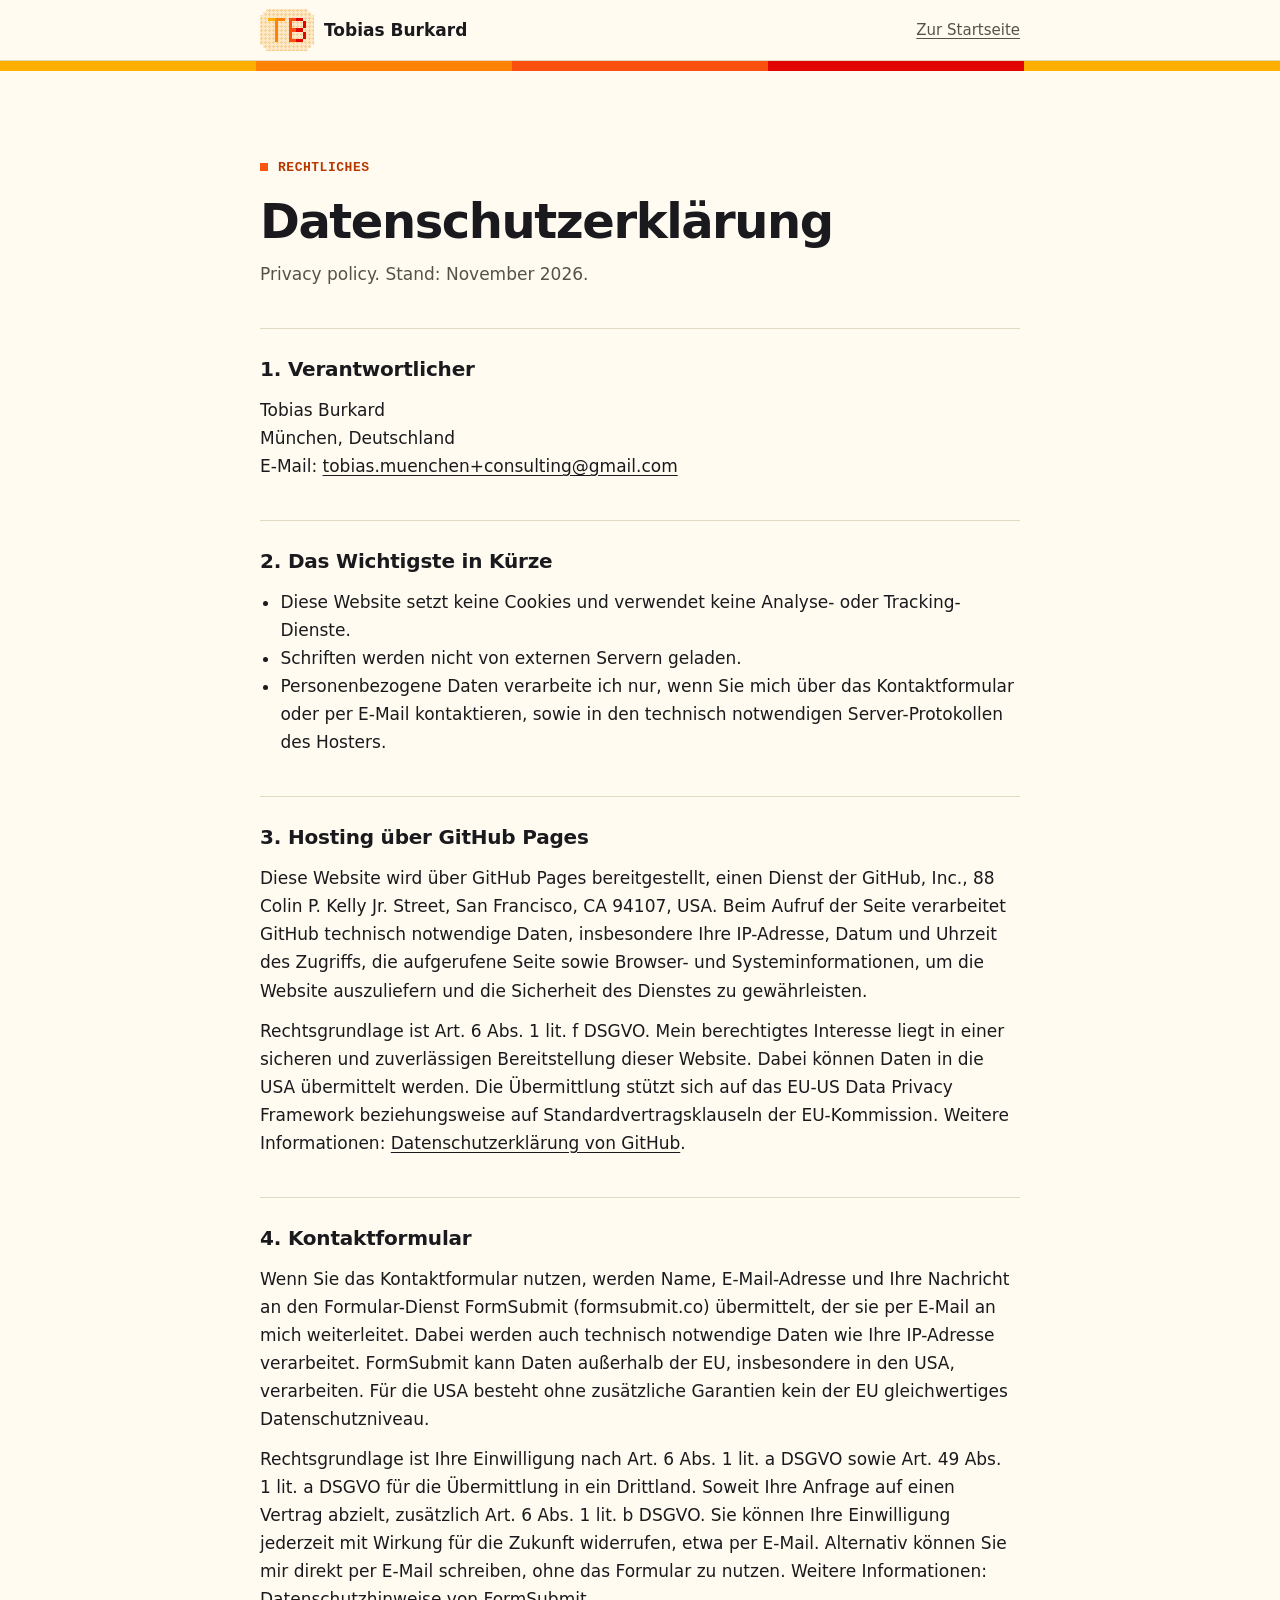
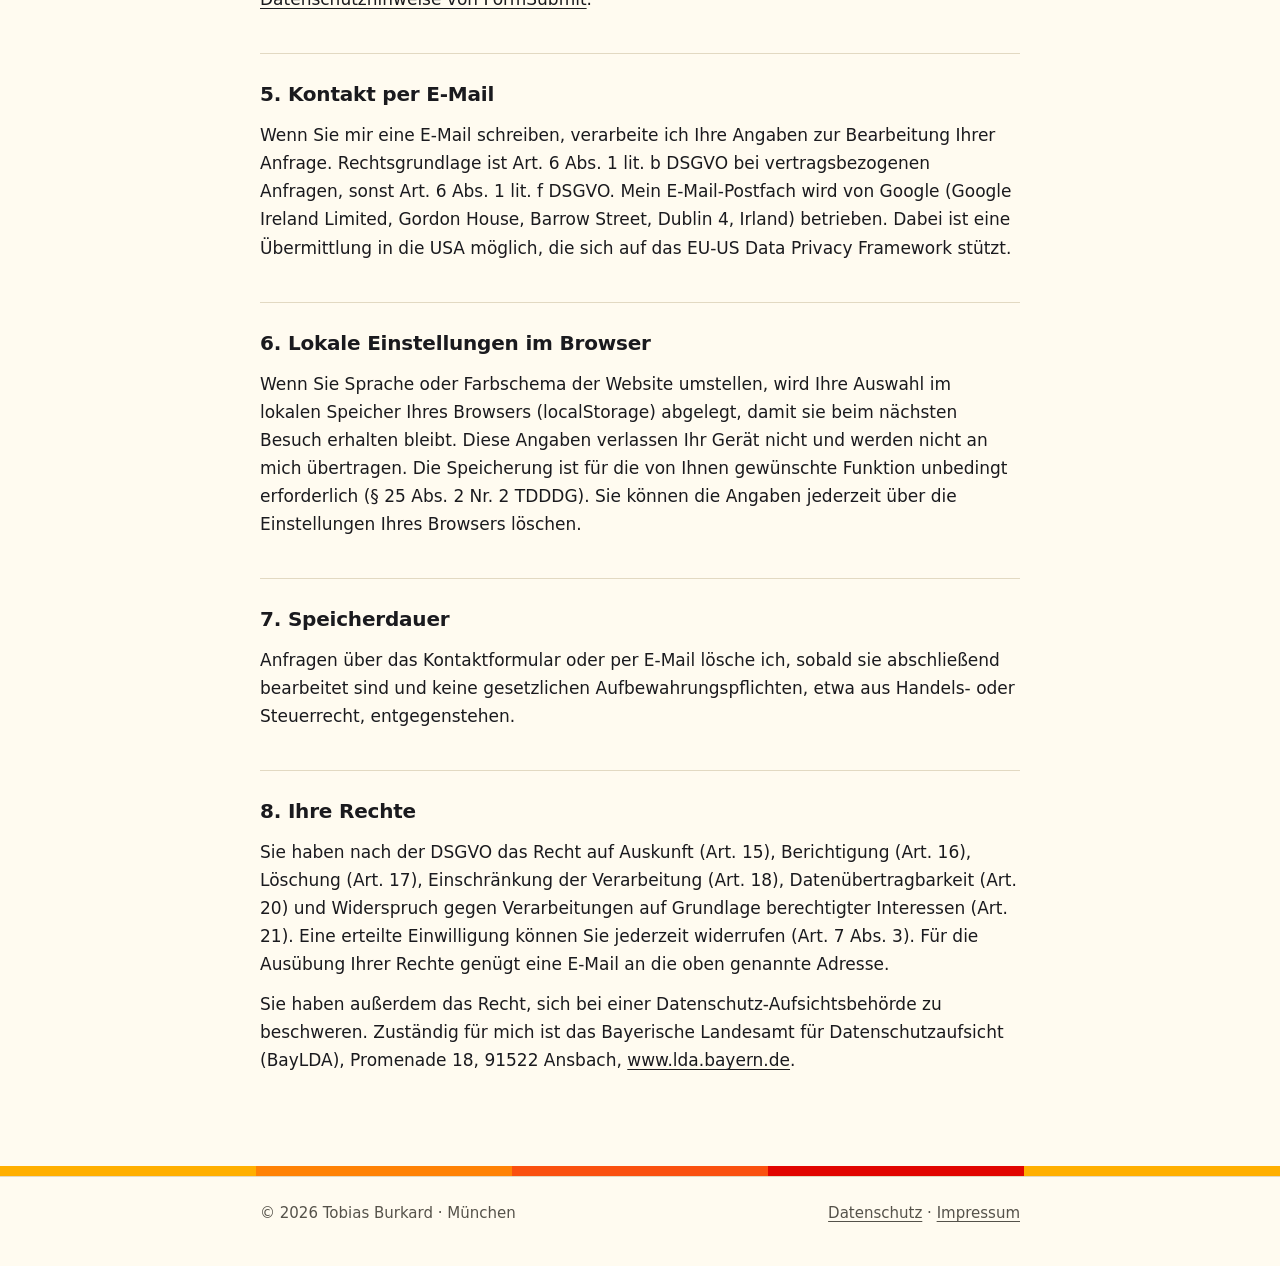
<file: datenschutz.html>
<!doctype html>
<html lang="de">
<head>
<meta charset="utf-8">
<meta name="viewport" content="width=device-width, initial-scale=1">
<title>Datenschutz · Tobias Burkard</title>
<meta name="robots" content="noindex">
<meta name="color-scheme" content="light dark">
<link rel="icon" href="logo.svg" type="image/svg+xml">
<script>try { var t = localStorage.getItem("theme"); if (t === "light" || t === "dark") document.documentElement.setAttribute("data-theme", t); } catch (e) {}</script>
<link rel="stylesheet" href="legal.css">
</head>
<body>
<header>
  <div class="wrap">
    <a class="brand" href="./"><span class="ltile"><img src="logo.svg" alt="" width="38" height="38"></span>Tobias Burkard</a>
    <a class="back" href="./">Zur Startseite</a>
  </div>
</header>
<div class="stripe" aria-hidden="true"></div>

<main class="wrap">
  <span class="label">RECHTLICHES</span>
  <h1>Datenschutzerklärung</h1>
  <p class="muted">Privacy policy. Stand: November 2026.</p>

  <h2>1. Verantwortlicher</h2>
  <address>
    Tobias Burkard<br>
    München, Deutschland<br>
    E-Mail: <a href="mailto:tobias.muenchen+consulting@gmail.com">tobias.muenchen+consulting@gmail.com</a>
  </address>

  <h2>2. Das Wichtigste in Kürze</h2>
  <ul>
    <li>Diese Website setzt keine Cookies und verwendet keine Analyse- oder Tracking-Dienste.</li>
    <li>Schriften werden nicht von externen Servern geladen.</li>
    <li>Personenbezogene Daten verarbeite ich nur, wenn Sie mich über das Kontaktformular oder per E-Mail kontaktieren, sowie in den technisch notwendigen Server-Protokollen des Hosters.</li>
  </ul>

  <h2>3. Hosting über GitHub Pages</h2>
  <p>Diese Website wird über GitHub Pages bereitgestellt, einen Dienst der GitHub, Inc., 88 Colin P. Kelly Jr. Street, San Francisco, CA 94107, USA. Beim Aufruf der Seite verarbeitet GitHub technisch notwendige Daten, insbesondere Ihre IP-Adresse, Datum und Uhrzeit des Zugriffs, die aufgerufene Seite sowie Browser- und Systeminformationen, um die Website auszuliefern und die Sicherheit des Dienstes zu gewährleisten.</p>
  <p>Rechtsgrundlage ist Art. 6 Abs. 1 lit. f DSGVO. Mein berechtigtes Interesse liegt in einer sicheren und zuverlässigen Bereitstellung dieser Website. Dabei können Daten in die USA übermittelt werden. Die Übermittlung stützt sich auf das EU-US Data Privacy Framework beziehungsweise auf Standardvertragsklauseln der EU-Kommission. Weitere Informationen: <a href="https://docs.github.com/de/site-policy/privacy-policies/github-general-privacy-statement" rel="noopener">Datenschutzerklärung von GitHub</a>.</p>

  <h2>4. Kontaktformular</h2>
  <p>Wenn Sie das Kontaktformular nutzen, werden Name, E-Mail-Adresse und Ihre Nachricht an den Formular-Dienst FormSubmit (formsubmit.co) übermittelt, der sie per E-Mail an mich weiterleitet. Dabei werden auch technisch notwendige Daten wie Ihre IP-Adresse verarbeitet. FormSubmit kann Daten außerhalb der EU, insbesondere in den USA, verarbeiten. Für die USA besteht ohne zusätzliche Garantien kein der EU gleichwertiges Datenschutzniveau.</p>
  <p>Rechtsgrundlage ist Ihre Einwilligung nach Art. 6 Abs. 1 lit. a DSGVO sowie Art. 49 Abs. 1 lit. a DSGVO für die Übermittlung in ein Drittland. Soweit Ihre Anfrage auf einen Vertrag abzielt, zusätzlich Art. 6 Abs. 1 lit. b DSGVO. Sie können Ihre Einwilligung jederzeit mit Wirkung für die Zukunft widerrufen, etwa per E-Mail. Alternativ können Sie mir direkt per E-Mail schreiben, ohne das Formular zu nutzen. Weitere Informationen: <a href="https://formsubmit.co/privacy.pdf" rel="noopener">Datenschutzhinweise von FormSubmit</a>.</p>

  <h2>5. Kontakt per E-Mail</h2>
  <p>Wenn Sie mir eine E-Mail schreiben, verarbeite ich Ihre Angaben zur Bearbeitung Ihrer Anfrage. Rechtsgrundlage ist Art. 6 Abs. 1 lit. b DSGVO bei vertragsbezogenen Anfragen, sonst Art. 6 Abs. 1 lit. f DSGVO. Mein E-Mail-Postfach wird von Google (Google Ireland Limited, Gordon House, Barrow Street, Dublin 4, Irland) betrieben. Dabei ist eine Übermittlung in die USA möglich, die sich auf das EU-US Data Privacy Framework stützt.</p>

  <h2>6. Lokale Einstellungen im Browser</h2>
  <p>Wenn Sie Sprache oder Farbschema der Website umstellen, wird Ihre Auswahl im lokalen Speicher Ihres Browsers (localStorage) abgelegt, damit sie beim nächsten Besuch erhalten bleibt. Diese Angaben verlassen Ihr Gerät nicht und werden nicht an mich übertragen. Die Speicherung ist für die von Ihnen gewünschte Funktion unbedingt erforderlich (§ 25 Abs. 2 Nr. 2 TDDDG). Sie können die Angaben jederzeit über die Einstellungen Ihres Browsers löschen.</p>

  <h2>7. Speicherdauer</h2>
  <p>Anfragen über das Kontaktformular oder per E-Mail lösche ich, sobald sie abschließend bearbeitet sind und keine gesetzlichen Aufbewahrungspflichten, etwa aus Handels- oder Steuerrecht, entgegenstehen.</p>

  <h2>8. Ihre Rechte</h2>
  <p>Sie haben nach der DSGVO das Recht auf Auskunft (Art. 15), Berichtigung (Art. 16), Löschung (Art. 17), Einschränkung der Verarbeitung (Art. 18), Datenübertragbarkeit (Art. 20) und Widerspruch gegen Verarbeitungen auf Grundlage berechtigter Interessen (Art. 21). Eine erteilte Einwilligung können Sie jederzeit widerrufen (Art. 7 Abs. 3). Für die Ausübung Ihrer Rechte genügt eine E-Mail an die oben genannte Adresse.</p>
  <p>Sie haben außerdem das Recht, sich bei einer Datenschutz-Aufsichtsbehörde zu beschweren. Zuständig für mich ist das Bayerische Landesamt für Datenschutzaufsicht (BayLDA), Promenade 18, 91522 Ansbach, <a href="https://www.lda.bayern.de" rel="noopener">www.lda.bayern.de</a>.</p>
</main>

<div class="stripe" aria-hidden="true"></div>
<footer>
  <div class="wrap">
    <span>© 2026 Tobias Burkard · München</span>
    <span><a href="datenschutz.html" aria-current="page">Datenschutz</a> · <a href="impressum.html">Impressum</a></span>
  </div>
</footer>
</body>
</html>
</file>
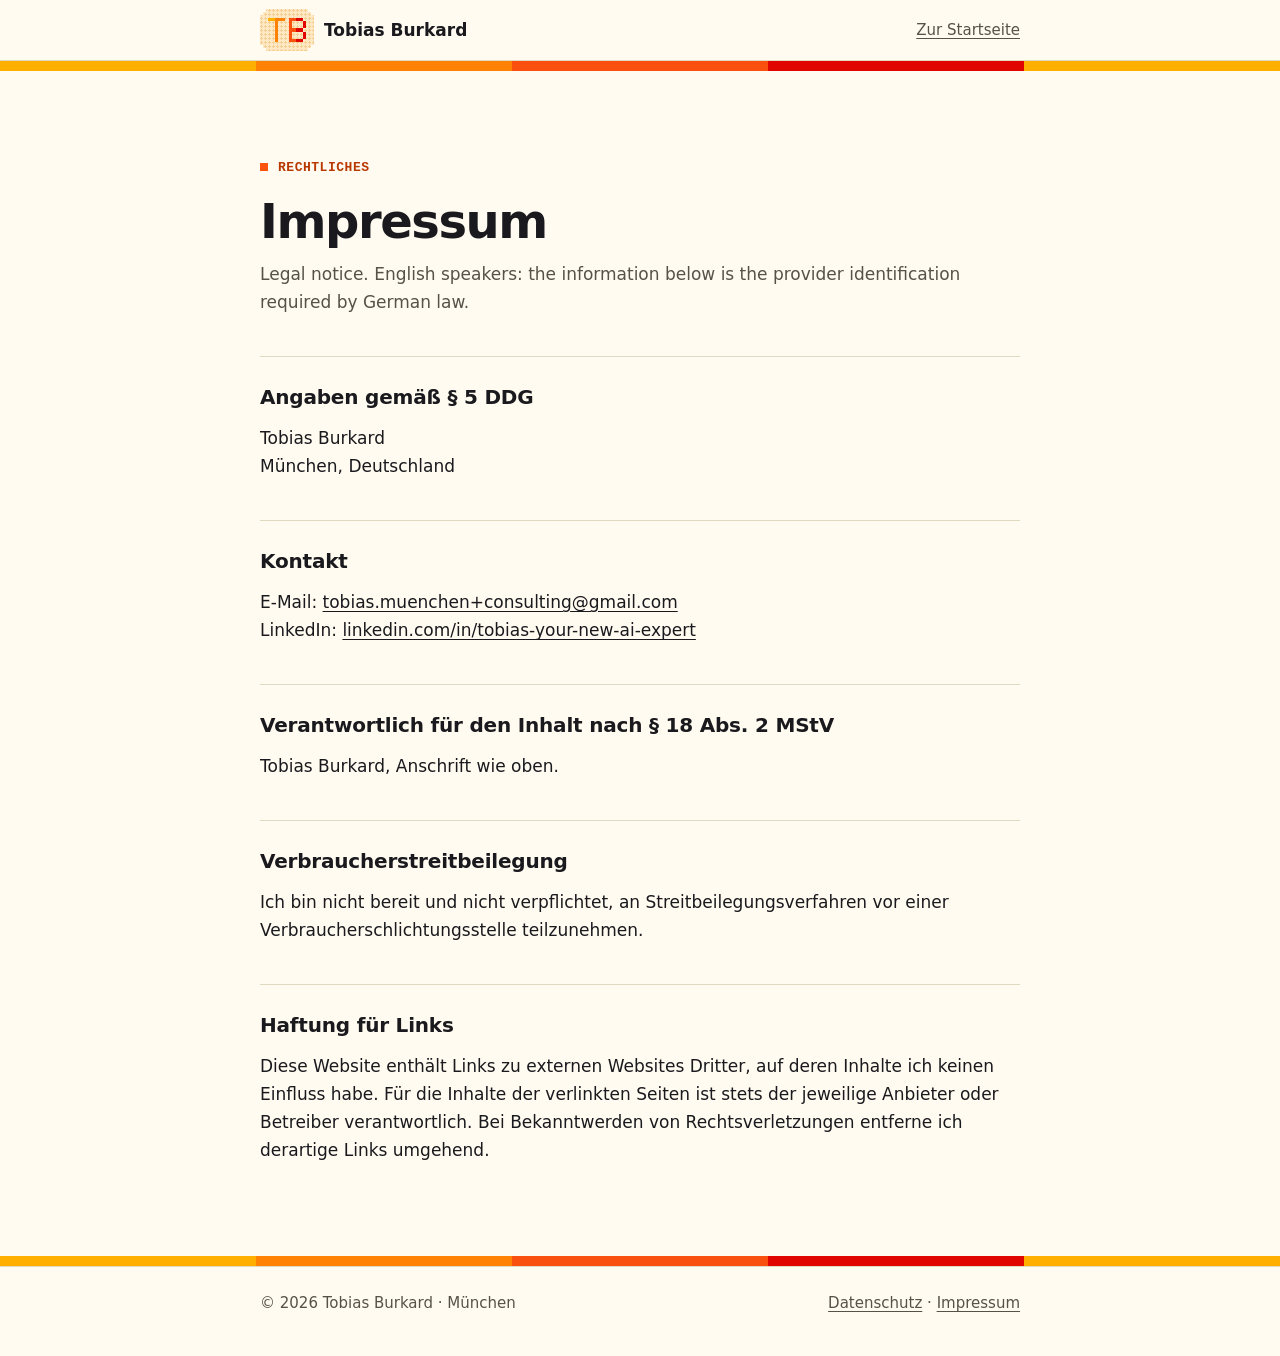
<file: impressum.html>
<!doctype html>
<html lang="de">
<head>
<meta charset="utf-8">
<meta name="viewport" content="width=device-width, initial-scale=1">
<title>Impressum · Tobias Burkard</title>
<meta name="robots" content="noindex">
<meta name="color-scheme" content="light dark">
<link rel="icon" href="logo.svg" type="image/svg+xml">
<script>try { var t = localStorage.getItem("theme"); if (t === "light" || t === "dark") document.documentElement.setAttribute("data-theme", t); } catch (e) {}</script>
<link rel="stylesheet" href="legal.css">
</head>
<body>
<header>
  <div class="wrap">
    <a class="brand" href="./"><span class="ltile"><img src="logo.svg" alt="" width="38" height="38"></span>Tobias Burkard</a>
    <a class="back" href="./">Zur Startseite</a>
  </div>
</header>
<div class="stripe" aria-hidden="true"></div>

<main class="wrap">
  <span class="label">RECHTLICHES</span>
  <h1>Impressum</h1>
  <p class="muted">Legal notice. English speakers: the information below is the provider identification required by German law.</p>

  <h2>Angaben gemäß § 5 DDG</h2>
  <address>
    Tobias Burkard<br>
    München, Deutschland
  </address>

  <h2>Kontakt</h2>
  <p>
    E-Mail: <a href="mailto:tobias.muenchen+consulting@gmail.com">tobias.muenchen+consulting@gmail.com</a><br>
    LinkedIn: <a href="https://www.linkedin.com/in/tobias-your-new-ai-expert" rel="noopener">linkedin.com/in/tobias-your-new-ai-expert</a>
  </p>

  <h2>Verantwortlich für den Inhalt nach § 18 Abs. 2 MStV</h2>
  <p>Tobias Burkard, Anschrift wie oben.</p>

  <h2>Verbraucherstreitbeilegung</h2>
  <p>Ich bin nicht bereit und nicht verpflichtet, an Streitbeilegungsverfahren vor einer Verbraucherschlichtungsstelle teilzunehmen.</p>

  <h2>Haftung für Links</h2>
  <p>Diese Website enthält Links zu externen Websites Dritter, auf deren Inhalte ich keinen Einfluss habe. Für die Inhalte der verlinkten Seiten ist stets der jeweilige Anbieter oder Betreiber verantwortlich. Bei Bekanntwerden von Rechtsverletzungen entferne ich derartige Links umgehend.</p>
</main>

<div class="stripe" aria-hidden="true"></div>
<footer>
  <div class="wrap">
    <span>© 2026 Tobias Burkard · München</span>
    <span><a href="datenschutz.html">Datenschutz</a> · <a href="impressum.html" aria-current="page">Impressum</a></span>
  </div>
</footer>
</body>
</html>
</file>
<file: legal.css>
:root {
  --bg: #fffbf0; --bg-alt: #fff3d9; --ink: #1a1a1e; --muted: #55524a; --line: #e2d9c2;
  --accent: #fa520f; --accent-text: #b83800; --todo: #ffe1a8;
  --font: Inter, "Segoe UI Variable Text", "Segoe UI", system-ui, -apple-system, "Helvetica Neue", Arial, sans-serif;
  --mono: ui-monospace, "Cascadia Code", "SF Mono", Consolas, monospace;
  color-scheme: light;
}
@media (prefers-color-scheme: dark) {
  :root:not([data-theme="light"]) {
    --bg: #101013; --bg-alt: #17171b; --ink: #fafaf4; --muted: #a9a9a2; --line: #2b2b31;
    --accent-text: #ff7d45; --todo: #4a2a12; color-scheme: dark;
  }
}
:root[data-theme="dark"] {
  --bg: #101013; --bg-alt: #17171b; --ink: #fafaf4; --muted: #a9a9a2; --line: #2b2b31;
  --accent-text: #ff7d45; --todo: #4a2a12; color-scheme: dark;
}
* { box-sizing: border-box; }
body { margin: 0; background: var(--bg); color: var(--ink); font: 400 1.0625rem/1.65 var(--font); -webkit-font-smoothing: antialiased; }
a { color: inherit; text-underline-offset: 3px; }
a:hover { color: var(--accent-text); }
:focus-visible { outline: 2px solid var(--accent); outline-offset: 3px; }
.wrap { width: min(760px, 100% - 32px); margin-inline: auto; }
header { border-bottom: 1px solid var(--line); }
header .wrap { display: flex; align-items: center; justify-content: space-between; height: 60px; gap: 12px; }
.brand { display: inline-flex; align-items: center; gap: 10px; font-weight: 650; text-decoration: none; }
.brand img { width: 38px; height: 38px; }
.ltile { --lt: #ffe8c4; --ld: #f6cf94; display: inline-grid; place-items: center; width: 54px; height: 42px; flex: none;
  background: radial-gradient(circle at 1.5px 1.5px, var(--ld) 1px, transparent 1.3px) 0 0 / 4px 4px, var(--lt);
  clip-path: polygon(6px 0, calc(100% - 6px) 0, calc(100% - 6px) 3px, calc(100% - 3px) 3px, calc(100% - 3px) 6px, 100% 6px, 100% calc(100% - 6px), calc(100% - 3px) calc(100% - 6px), calc(100% - 3px) calc(100% - 3px), calc(100% - 6px) calc(100% - 3px), calc(100% - 6px) 100%, 6px 100%, 6px calc(100% - 3px), 3px calc(100% - 3px), 3px calc(100% - 6px), 0 calc(100% - 6px), 0 6px, 3px 6px, 3px 3px, 6px 3px); }
@media (prefers-color-scheme: dark) { :root:not([data-theme="light"]) .ltile { --lt: #fff3d9; --ld: #f3dcae; } }
:root[data-theme="dark"] .ltile { --lt: #fff3d9; --ld: #f3dcae; }
.back { font-size: .9375rem; color: var(--muted); }
.stripe { height: 10px; background: linear-gradient(90deg, #ffaf00 0 20%, #ff8205 20% 40%, #fa500f 40% 60%, #e10500 60% 80%, #ffaf00 80% 100%); }
main { padding: clamp(40px, 7vw, 80px) 0; }
.label { font: 600 .8125rem/1 var(--mono); color: var(--accent-text); letter-spacing: .04em; display: inline-flex; align-items: center; gap: 10px; }
.label::before { content: ""; width: 8px; height: 8px; background: var(--accent); }
h1 { font-size: clamp(2rem, 5vw, 3rem); font-weight: 600; letter-spacing: -0.03em; line-height: 1.1; margin: 16px 0 12px; }
h2 { font-size: 1.25rem; font-weight: 650; letter-spacing: -0.01em; margin: 40px 0 10px; padding-top: 24px; border-top: 1px solid var(--line); }
h3 { font-size: 1.0625rem; margin: 24px 0 6px; }
p, ul { margin: 0 0 12px; max-width: 70ch; }
ul { padding-left: 1.2em; }
.muted { color: var(--muted); }
address { font-style: normal; }
mark.todo { background: var(--todo); color: var(--ink); padding: 0 4px; }
footer { border-top: 1px solid var(--line); padding: 24px 0 40px; color: var(--muted); font-size: .9375rem; }
footer .wrap { display: flex; flex-wrap: wrap; justify-content: space-between; gap: 12px; }
</file>
